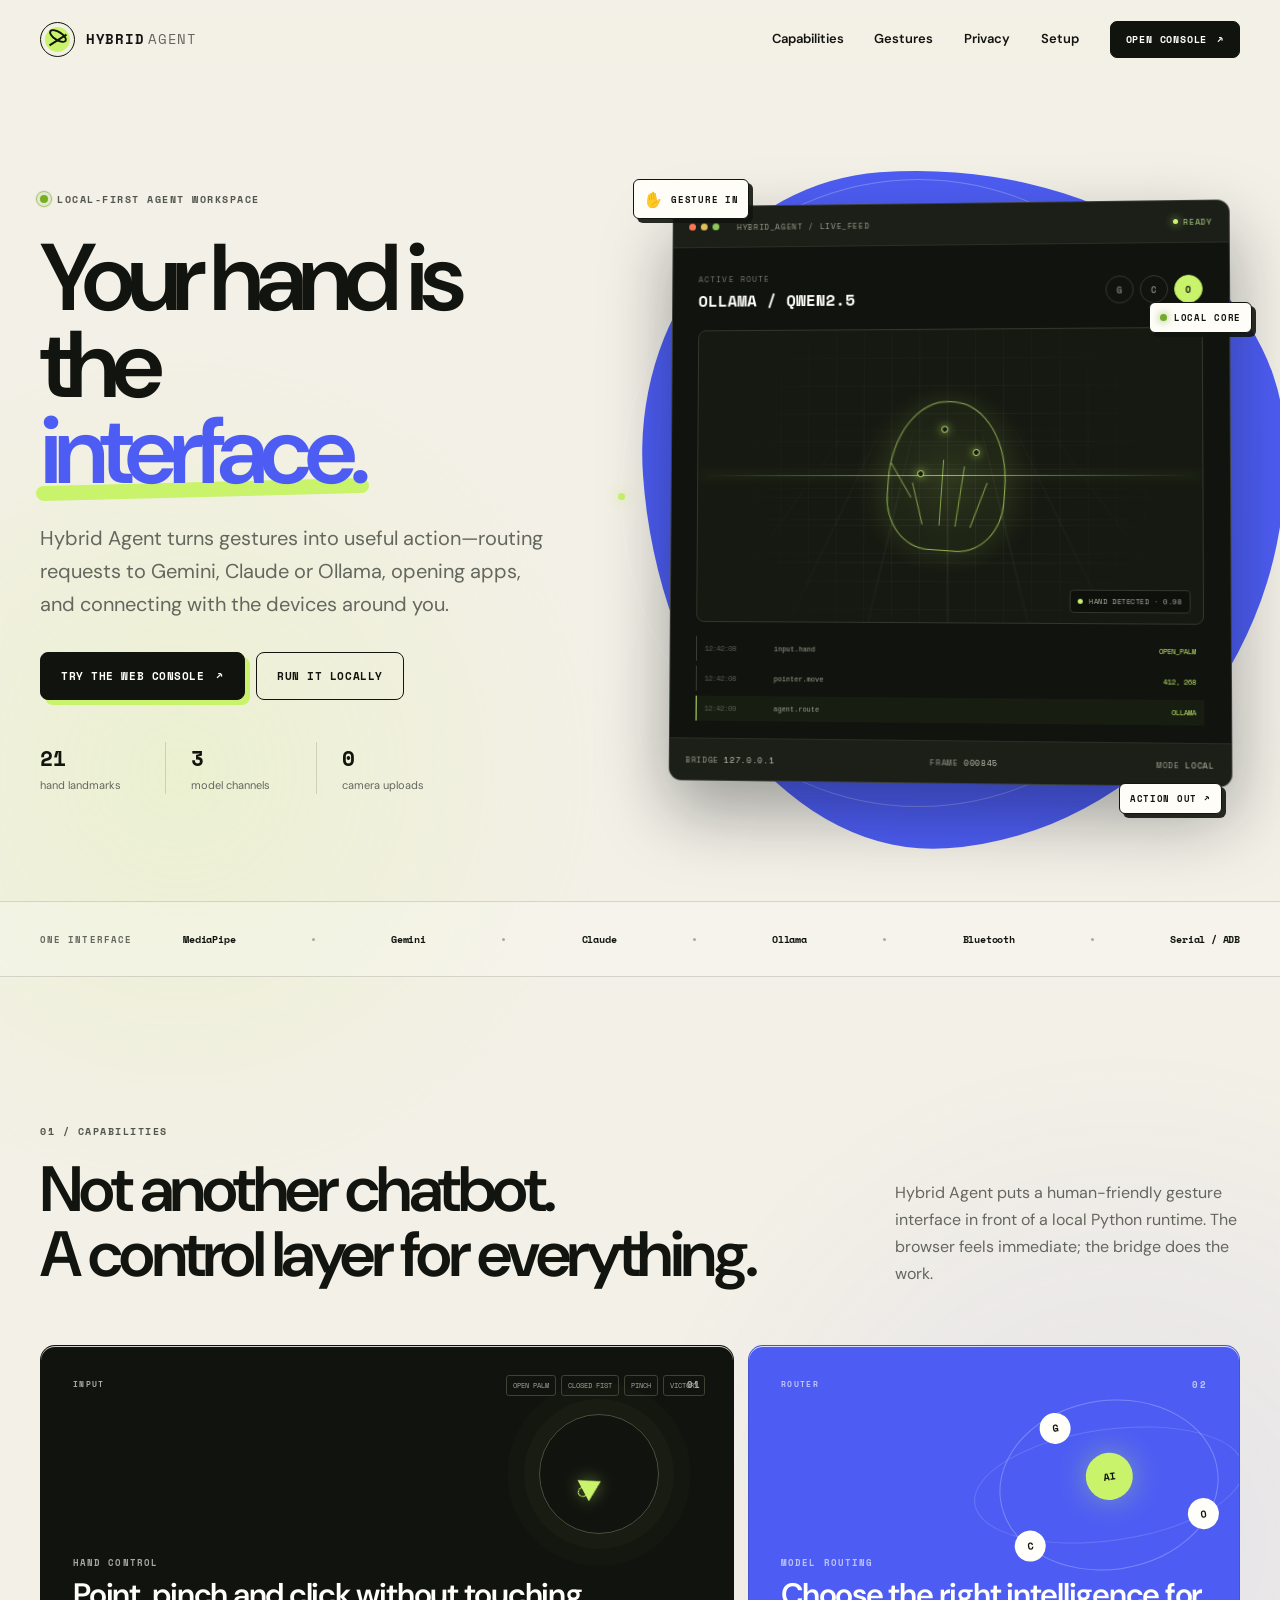
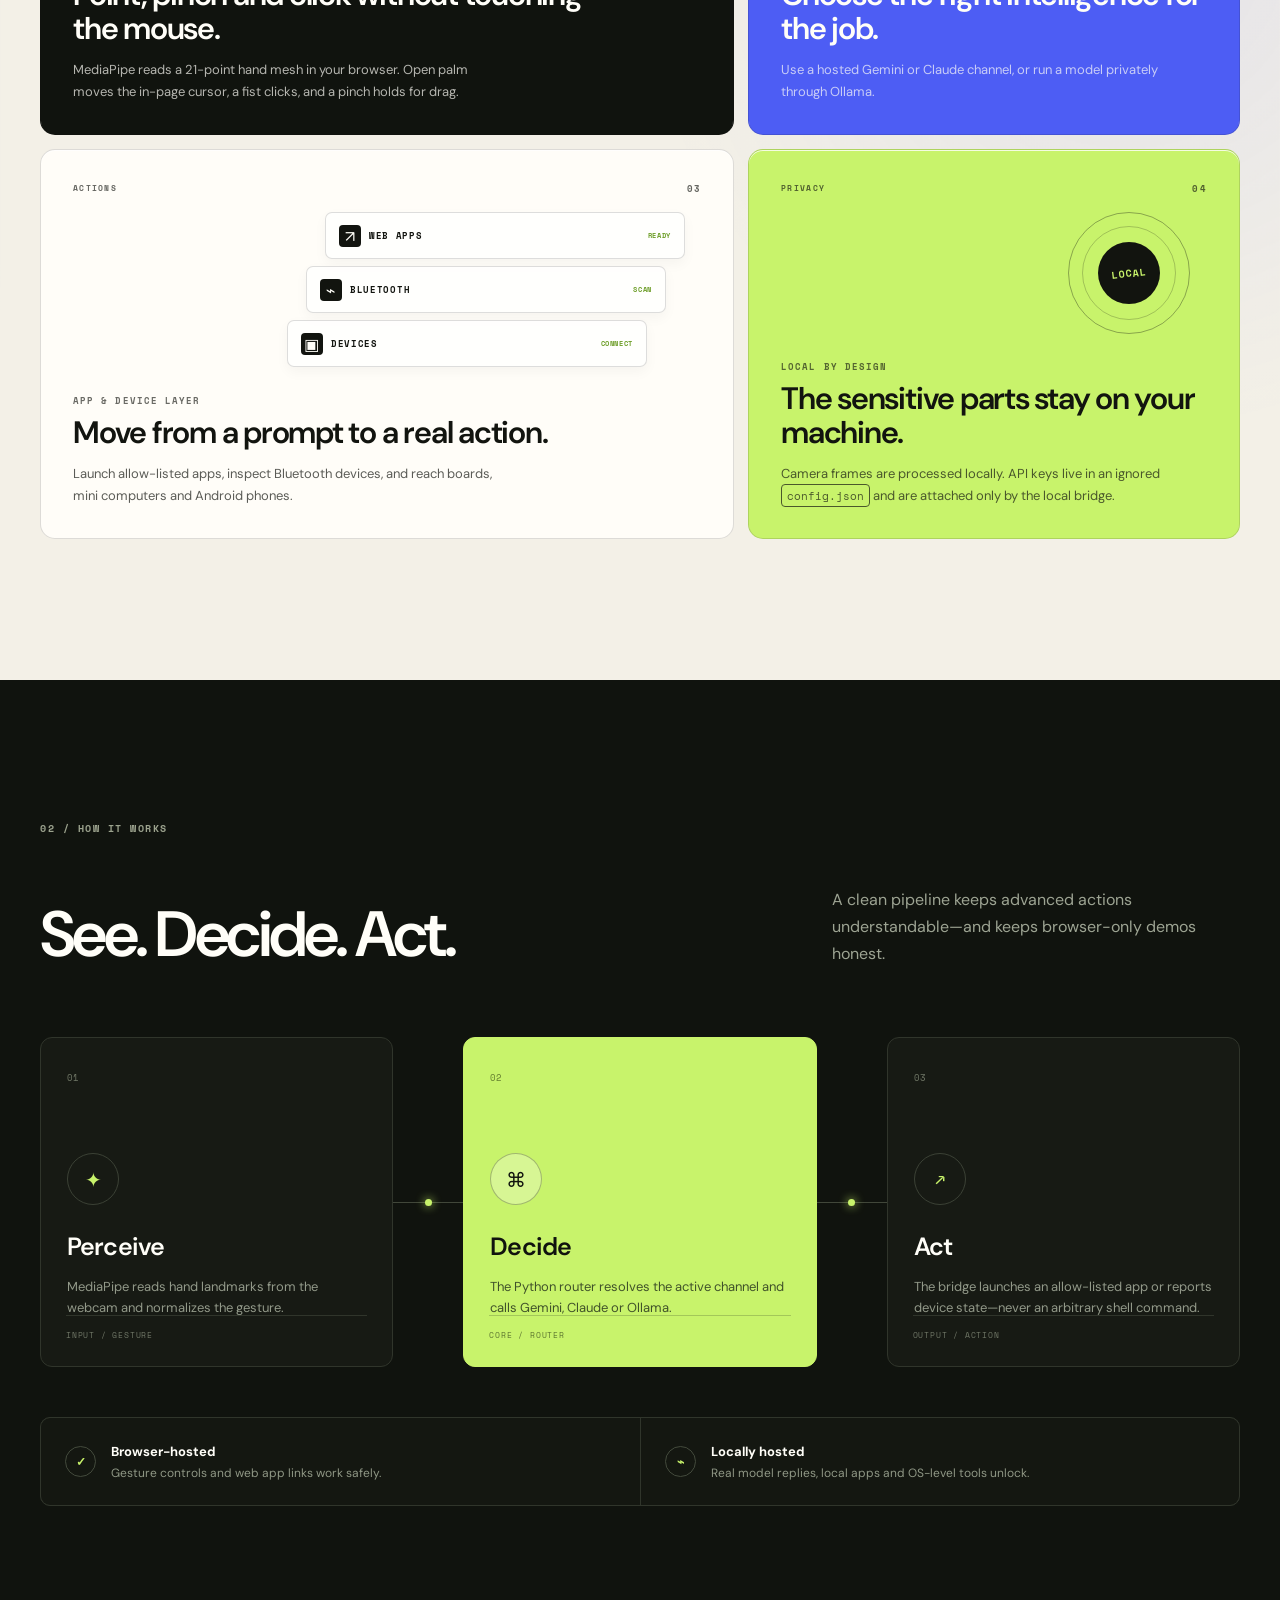
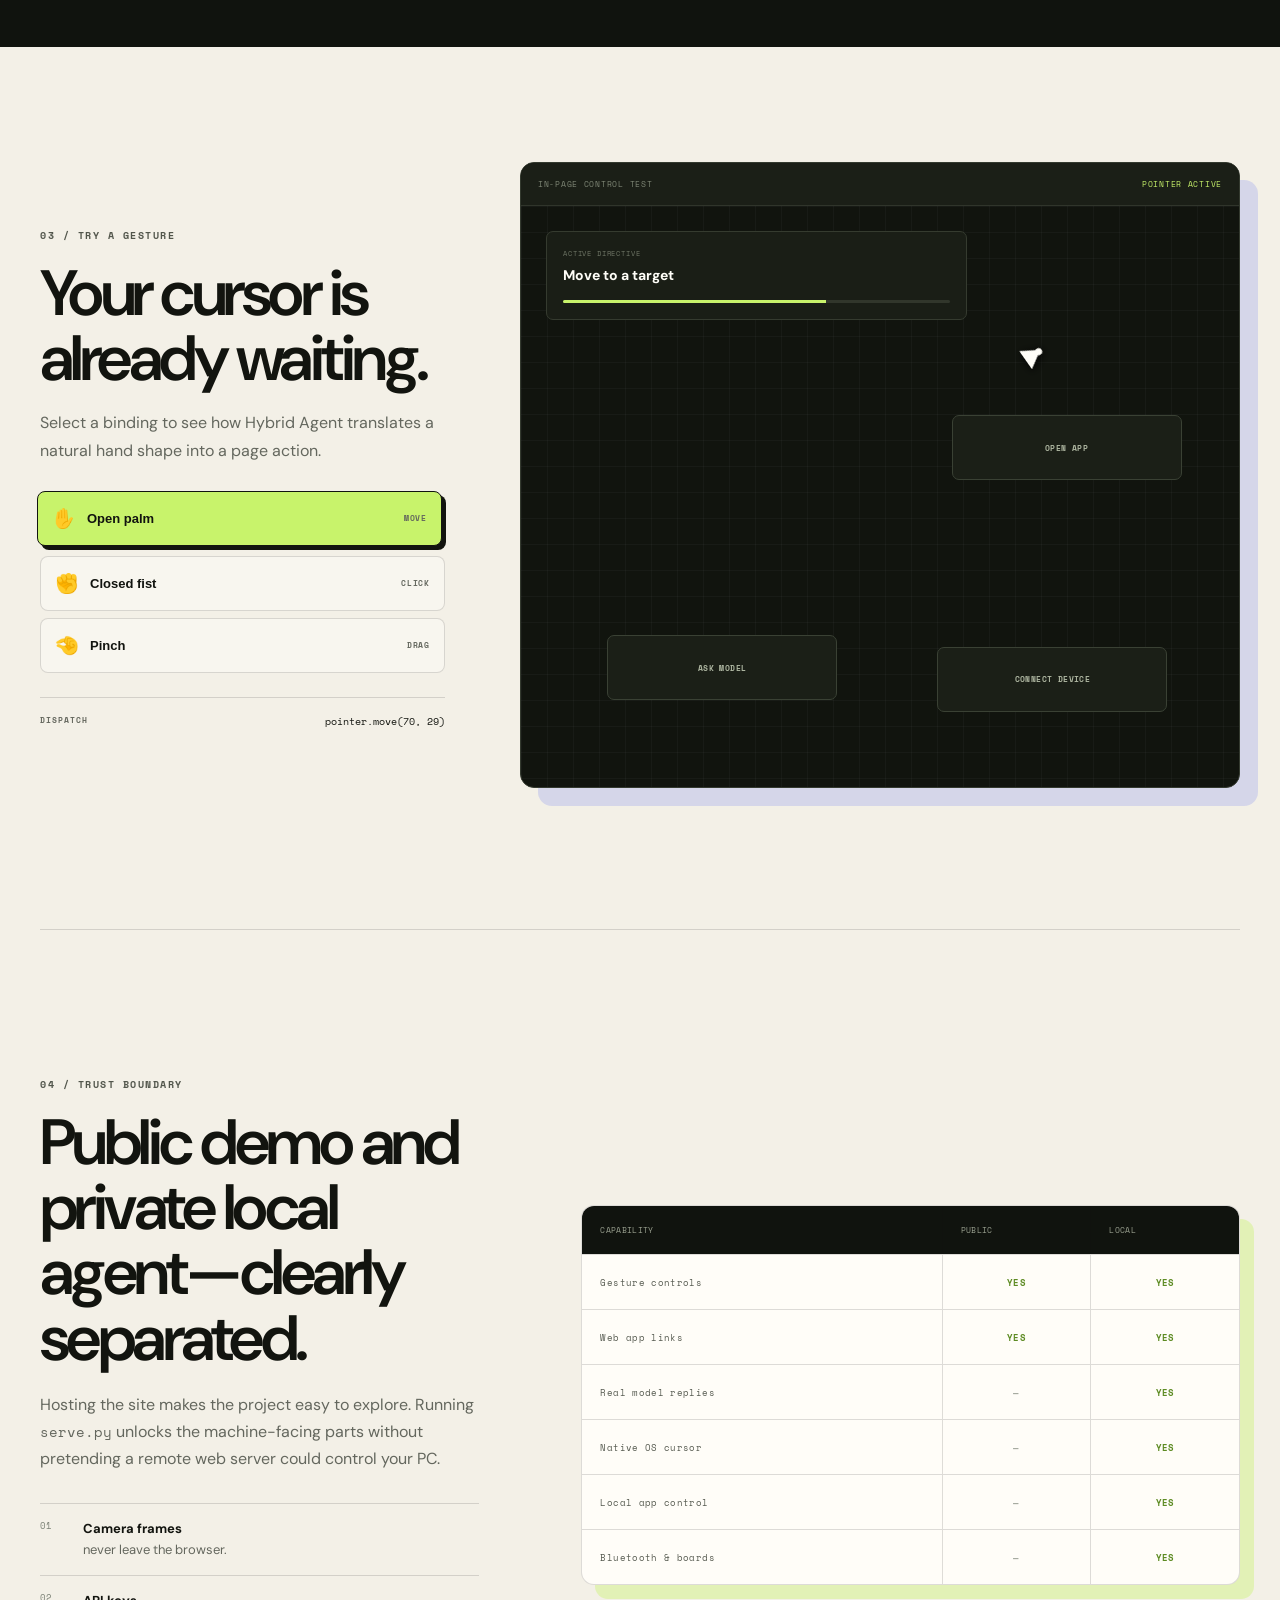
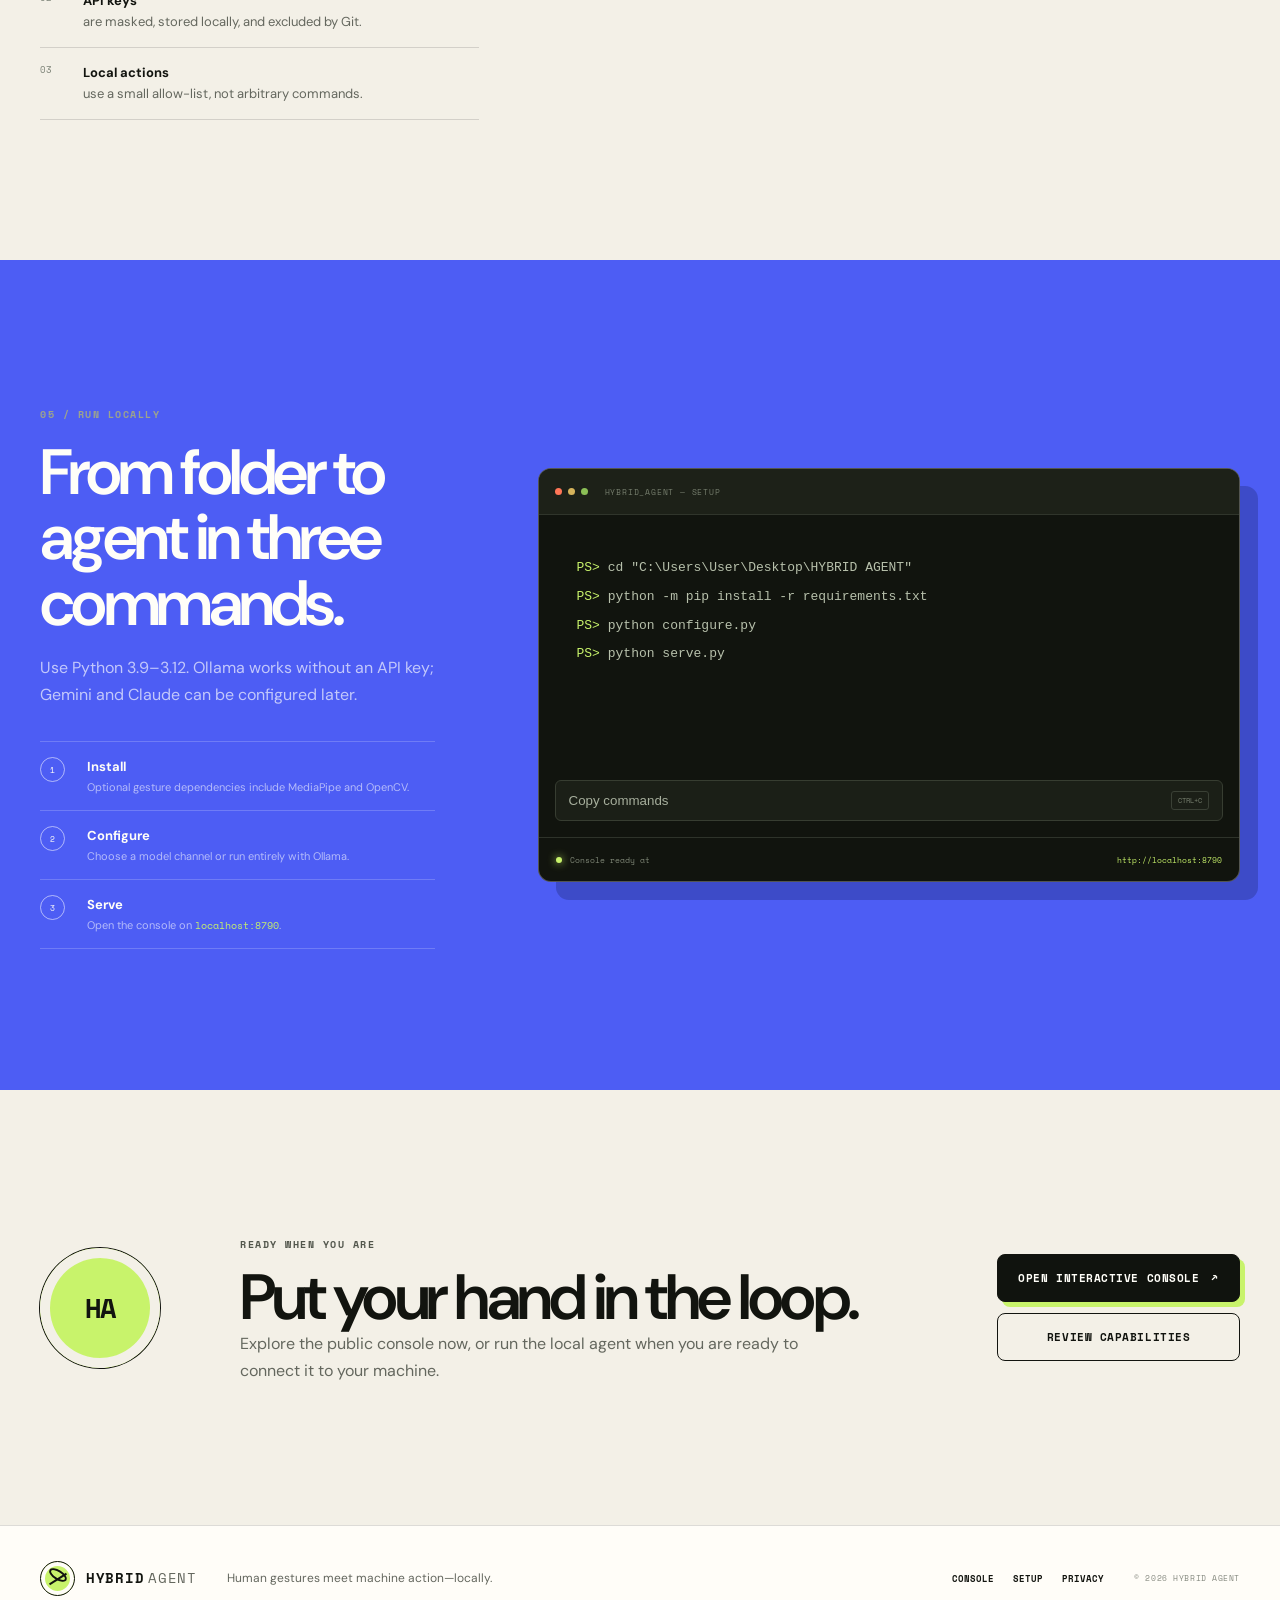
<file: hf_build/index.html>
<!doctype html>
<html lang="en" class="no-js">
<head>
  <meta charset="utf-8">
  <meta name="viewport" content="width=device-width, initial-scale=1">
  <meta name="theme-color" content="#f3f0e7">
  <meta name="description" content="Hybrid Agent is a local-first, gesture-controlled AI assistant that routes prompts across Gemini, Claude and Ollama, launches apps, and connects to Bluetooth and developer hardware.">
  <title>Hybrid Agent — Human gestures, machine action</title>
  <link rel="icon" href="favicon.svg" type="image/svg+xml">

  <meta property="og:type" content="website">
  <meta property="og:title" content="Hybrid Agent — Human gestures, machine action">
  <meta property="og:description" content="One local agent for gesture control, multi-model AI, app launching, Bluetooth and connected hardware.">

  <link rel="preconnect" href="https://fonts.googleapis.com">
  <link rel="preconnect" href="https://fonts.gstatic.com" crossorigin>
  <link href="https://fonts.googleapis.com/css2?family=DM+Sans:wght@400;500;600;700&family=Space+Mono:wght@400;700&display=swap" rel="stylesheet">
  <link rel="stylesheet" href="css/base.css">
  <link rel="stylesheet" href="css/home.css">
  <script>document.documentElement.classList.replace('no-js', 'js');</script>
</head>
<body class="landing">
  <a class="skip-link" href="#main">Skip to content</a>

  <header class="site-header" id="top">
    <nav class="nav shell" aria-label="Primary navigation">
      <a class="brand" href="#top" aria-label="Hybrid Agent home">
        <span class="brand-mark" aria-hidden="true">
          <span></span><span></span>
        </span>
        <span class="brand-name">HYBRID<span>AGENT</span></span>
      </a>

      <button class="menu-toggle" type="button" aria-expanded="false" aria-controls="nav-menu">
        <span></span><span></span>
        <span class="sr-only">Open navigation</span>
      </button>

      <div class="nav-menu" id="nav-menu">
        <a href="#capabilities">Capabilities</a>
        <a href="#gestures">Gestures</a>
        <a href="#privacy">Privacy</a>
        <a href="#setup">Setup</a>
        <a class="nav-cta" href="console.html">Open console <span aria-hidden="true">↗</span></a>
      </div>
    </nav>
  </header>

  <main id="main">
    <section class="hero shell" aria-labelledby="hero-title">
      <div class="hero-copy">
        <div class="eyebrow"><span class="status-dot"></span>Local-first agent workspace</div>
        <h1 id="hero-title">Your hand is the <em>interface.</em></h1>
        <p class="hero-lede">Hybrid Agent turns gestures into useful action—routing requests to Gemini, Claude or Ollama, opening apps, and connecting with the devices around you.</p>

        <div class="hero-actions">
          <a class="button button-primary" href="console.html">Try the web console <span aria-hidden="true">↗</span></a>
          <a class="button button-secondary" href="#setup">Run it locally</a>
        </div>

        <ul class="hero-facts" aria-label="Project highlights">
          <li><strong>21</strong><span>hand landmarks</span></li>
          <li><strong>3</strong><span>model channels</span></li>
          <li><strong>0</strong><span>camera uploads</span></li>
        </ul>
      </div>

      <div class="hero-visual" aria-label="Hybrid Agent activity preview">
        <div class="orbit orbit-one" aria-hidden="true"></div>
        <div class="orbit orbit-two" aria-hidden="true"></div>
        <span class="float-tag tag-input"><span class="mini-hand">✋</span> GESTURE IN</span>
        <span class="float-tag tag-local"><span class="mini-pulse"></span> LOCAL CORE</span>
        <span class="float-tag tag-output">ACTION OUT <span aria-hidden="true">↗</span></span>

        <div class="agent-window">
          <div class="window-bar">
            <div class="window-dots" aria-hidden="true"><i></i><i></i><i></i></div>
            <span>HYBRID_AGENT / LIVE_FEED</span>
            <span class="window-state"><i></i> READY</span>
          </div>

          <div class="window-body">
            <div class="agent-head">
              <div>
                <span class="mono-label">ACTIVE ROUTE</span>
                <strong id="hero-model">OLLAMA / QWEN2.5</strong>
              </div>
              <div class="route-pills" aria-label="Available model routes">
                <span>G</span><span>C</span><span class="active">O</span>
              </div>
            </div>

            <div class="gesture-stage" id="hero-gesture-stage">
              <div class="scan-line" aria-hidden="true"></div>
              <div class="tracking-grid" aria-hidden="true"></div>
              <div class="hand-outline" aria-hidden="true">
                <span class="joint j1"></span><span class="joint j2"></span><span class="joint j3"></span>
                <span class="hand-line l1"></span><span class="hand-line l2"></span><span class="hand-line l3"></span>
                <span class="hand-line l4"></span><span class="hand-line l5"></span>
              </div>
              <div class="tracking-label"><span></span> HAND DETECTED · 0.98</div>
            </div>

            <div class="event-stream" aria-label="Recent agent events">
              <div><span class="event-time">12:42:08</span><code>input.hand</code><b>OPEN_PALM</b></div>
              <div><span class="event-time">12:42:08</span><code>pointer.move</code><b>412, 268</b></div>
              <div class="event-highlight"><span class="event-time">12:42:09</span><code>agent.route</code><b>OLLAMA</b></div>
            </div>

            <div class="window-footer">
              <span>BRIDGE <b>127.0.0.1</b></span>
              <span>FRAME <b id="hero-frame">000842</b></span>
              <span>MODE <b>LOCAL</b></span>
            </div>
          </div>
        </div>
      </div>
    </section>

    <section class="signal-strip" aria-label="Supported technologies">
      <div class="shell signal-inner">
        <span>ONE INTERFACE</span>
        <div class="signal-list">
          <b>MediaPipe</b><i></i><b>Gemini</b><i></i><b>Claude</b><i></i><b>Ollama</b><i></i><b>Bluetooth</b><i></i><b>Serial / ADB</b>
        </div>
      </div>
    </section>

    <section class="section shell" id="capabilities" aria-labelledby="cap-title">
      <div class="section-heading reveal">
        <div>
          <span class="section-number">01 / CAPABILITIES</span>
          <h2 id="cap-title">Not another chatbot.<br>A control layer for everything.</h2>
        </div>
        <p>Hybrid Agent puts a human-friendly gesture interface in front of a local Python runtime. The browser feels immediate; the bridge does the work.</p>
      </div>

      <div class="capability-grid">
        <article class="cap-card cap-card-wide gesture-card reveal">
          <div class="card-topline"><span>INPUT</span><span class="card-index">01</span></div>
          <div class="gesture-illustration" aria-hidden="true">
            <span class="gesture-cursor"></span>
            <span class="gesture-ring"></span>
          </div>
          <div class="card-copy">
            <span class="card-kicker">HAND CONTROL</span>
            <h3>Point, pinch and click without touching the mouse.</h3>
            <p>MediaPipe reads a 21-point hand mesh in your browser. Open palm moves the in-page cursor, a fist clicks, and a pinch holds for drag.</p>
          </div>
          <div class="tag-row"><span>OPEN PALM</span><span>CLOSED FIST</span><span>PINCH</span><span>VICTORY</span></div>
        </article>

        <article class="cap-card model-card reveal">
          <div class="card-topline"><span>ROUTER</span><span class="card-index">02</span></div>
          <div class="model-orbit" aria-hidden="true">
            <span class="orbit-core">AI</span>
            <span class="model-node node-a">G</span>
            <span class="model-node node-b">C</span>
            <span class="model-node node-c">O</span>
          </div>
          <div class="card-copy">
            <span class="card-kicker">MODEL ROUTING</span>
            <h3>Choose the right intelligence for the job.</h3>
            <p>Use a hosted Gemini or Claude channel, or run a model privately through Ollama.</p>
          </div>
        </article>

        <article class="cap-card action-card reveal">
          <div class="card-topline"><span>ACTIONS</span><span class="card-index">03</span></div>
          <div class="action-stack" aria-hidden="true">
            <div><span>↗</span><b>WEB APPS</b><small>READY</small></div>
            <div><span>⌁</span><b>BLUETOOTH</b><small>SCAN</small></div>
            <div><span>▣</span><b>DEVICES</b><small>CONNECT</small></div>
          </div>
          <div class="card-copy">
            <span class="card-kicker">APP &amp; DEVICE LAYER</span>
            <h3>Move from a prompt to a real action.</h3>
            <p>Launch allow-listed apps, inspect Bluetooth devices, and reach boards, mini computers and Android phones.</p>
          </div>
        </article>

        <article class="cap-card privacy-card reveal">
          <div class="card-topline"><span>PRIVACY</span><span class="card-index">04</span></div>
          <div class="privacy-mark" aria-hidden="true"><span>LOCAL</span></div>
          <div class="card-copy">
            <span class="card-kicker">LOCAL BY DESIGN</span>
            <h3>The sensitive parts stay on your machine.</h3>
            <p>Camera frames are processed locally. API keys live in an ignored <code>config.json</code> and are attached only by the local bridge.</p>
          </div>
        </article>
      </div>
    </section>

    <section class="flow-section" id="how-it-works" aria-labelledby="flow-title">
      <div class="shell">
        <div class="flow-heading reveal">
          <span class="section-number light">02 / HOW IT WORKS</span>
          <h2 id="flow-title">See. Decide. Act.</h2>
          <p>A clean pipeline keeps advanced actions understandable—and keeps browser-only demos honest.</p>
        </div>

        <div class="flow-line" aria-label="Hybrid Agent processing pipeline">
          <article class="flow-step reveal">
            <span class="flow-number">01</span>
            <div class="flow-icon">✦</div>
            <h3>Perceive</h3>
            <p>MediaPipe reads hand landmarks from the webcam and normalizes the gesture.</p>
            <code>INPUT / GESTURE</code>
          </article>
          <div class="flow-connector" aria-hidden="true"><span></span></div>
          <article class="flow-step flow-step-accent reveal">
            <span class="flow-number">02</span>
            <div class="flow-icon">⌘</div>
            <h3>Decide</h3>
            <p>The Python router resolves the active channel and calls Gemini, Claude or Ollama.</p>
            <code>CORE / ROUTER</code>
          </article>
          <div class="flow-connector" aria-hidden="true"><span></span></div>
          <article class="flow-step reveal">
            <span class="flow-number">03</span>
            <div class="flow-icon">↗</div>
            <h3>Act</h3>
            <p>The bridge launches an allow-listed app or reports device state—never an arbitrary shell command.</p>
            <code>OUTPUT / ACTION</code>
          </article>
        </div>

        <div class="truth-strip reveal">
          <div><span class="truth-icon">✓</span><p><strong>Browser-hosted</strong>Gesture controls and web app links work safely.</p></div>
          <div><span class="truth-icon">⌁</span><p><strong>Locally hosted</strong>Real model replies, local apps and OS-level tools unlock.</p></div>
        </div>
      </div>
    </section>

    <section class="section shell gesture-lab-section" id="gestures" aria-labelledby="gesture-title">
      <div class="gesture-lab reveal">
        <div class="lab-copy">
          <span class="section-number">03 / TRY A GESTURE</span>
          <h2 id="gesture-title">Your cursor is already waiting.</h2>
          <p>Select a binding to see how Hybrid Agent translates a natural hand shape into a page action.</p>

          <div class="gesture-controls" role="group" aria-label="Choose a gesture demo">
            <button type="button" class="gesture-button active" data-gesture="move" data-target="target-a">
              <span aria-hidden="true">✋</span><b>Open palm</b><small>MOVE</small>
            </button>
            <button type="button" class="gesture-button" data-gesture="click" data-target="target-b">
              <span aria-hidden="true">✊</span><b>Closed fist</b><small>CLICK</small>
            </button>
            <button type="button" class="gesture-button" data-gesture="drag" data-target="target-c">
              <span aria-hidden="true">🤏</span><b>Pinch</b><small>DRAG</small>
            </button>
          </div>

          <div class="gesture-readout" aria-live="polite">
            <span>DISPATCH</span>
            <code id="gesture-output">pointer.move(70, 29)</code>
          </div>
        </div>

        <div class="gesture-demo" id="gesture-demo" style="--cursor-x:70%;--cursor-y:29%">
          <div class="demo-topbar"><span>IN-PAGE CONTROL TEST</span><span id="demo-state">POINTER ACTIVE</span></div>
          <div class="demo-content">
            <div class="demo-panel">
              <span class="demo-label">ACTIVE DIRECTIVE</span>
              <strong id="demo-directive">Move to a target</strong>
              <div class="progress"><i></i></div>
            </div>
            <button type="button" class="demo-target target-a">OPEN APP</button>
            <button type="button" class="demo-target target-b">ASK MODEL</button>
            <button type="button" class="demo-target target-c">CONNECT DEVICE</button>
          </div>
          <div class="demo-cursor" aria-hidden="true"><span></span></div>
          <div class="demo-toast" id="demo-toast">TARGET ACQUIRED</div>
        </div>
      </div>
    </section>

    <section class="section shell boundary-section" id="privacy" aria-labelledby="privacy-title">
      <div class="boundary-grid">
        <div class="boundary-copy reveal">
          <span class="section-number">04 / TRUST BOUNDARY</span>
          <h2 id="privacy-title">Public demo and private local agent—clearly separated.</h2>
          <p>Hosting the site makes the project easy to explore. Running <code>serve.py</code> unlocks the machine-facing parts without pretending a remote web server could control your PC.</p>
          <ul class="privacy-list">
            <li><span>01</span><p><b>Camera frames</b> never leave the browser.</p></li>
            <li><span>02</span><p><b>API keys</b> are masked, stored locally, and excluded by Git.</p></li>
            <li><span>03</span><p><b>Local actions</b> use a small allow-list, not arbitrary commands.</p></li>
          </ul>
        </div>

        <div class="mode-table reveal" role="table" aria-label="Hosted and local feature comparison">
          <div class="table-row table-head" role="row">
            <span role="columnheader">CAPABILITY</span><span role="columnheader">PUBLIC</span><span role="columnheader">LOCAL</span>
          </div>
          <div class="table-row" role="row"><span role="cell">Gesture controls</span><b class="yes">YES</b><b class="yes">YES</b></div>
          <div class="table-row" role="row"><span role="cell">Web app links</span><b class="yes">YES</b><b class="yes">YES</b></div>
          <div class="table-row" role="row"><span role="cell">Real model replies</span><b class="no">—</b><b class="yes">YES</b></div>
          <div class="table-row" role="row"><span role="cell">Native OS cursor</span><b class="no">—</b><b class="yes">YES</b></div>
          <div class="table-row" role="row"><span role="cell">Local app control</span><b class="no">—</b><b class="yes">YES</b></div>
          <div class="table-row" role="row"><span role="cell">Bluetooth &amp; boards</span><b class="no">—</b><b class="yes">YES</b></div>
        </div>
      </div>
    </section>

    <section class="setup-section" id="setup" aria-labelledby="setup-title">
      <div class="shell setup-grid">
        <div class="setup-copy reveal">
          <span class="section-number light">05 / RUN LOCALLY</span>
          <h2 id="setup-title">From folder to agent in three commands.</h2>
          <p>Use Python 3.9–3.12. Ollama works without an API key; Gemini and Claude can be configured later.</p>
          <ol class="setup-steps">
            <li><span>1</span><p><b>Install</b><small>Optional gesture dependencies include MediaPipe and OpenCV.</small></p></li>
            <li><span>2</span><p><b>Configure</b><small>Choose a model channel or run entirely with Ollama.</small></p></li>
            <li><span>3</span><p><b>Serve</b><small>Open the console on <code>localhost:8790</code>.</small></p></li>
          </ol>
        </div>

        <div class="terminal-card reveal">
          <div class="terminal-head"><span></span><span></span><span></span><b>HYBRID_AGENT — SETUP</b></div>
          <pre><code id="setup-command"><span class="prompt">PS&gt;</span> cd "C:\Users\User\Desktop\HYBRID AGENT"
<span class="prompt">PS&gt;</span> python -m pip install -r requirements.txt
<span class="prompt">PS&gt;</span> python configure.py
<span class="prompt">PS&gt;</span> python serve.py</code></pre>
          <button class="copy-button" type="button" id="copy-command"><span>Copy commands</span><b>CTRL+C</b></button>
          <div class="terminal-result"><i></i><span>Console ready at</span><code>http://localhost:8790</code></div>
        </div>
      </div>
    </section>

    <section class="section shell final-cta reveal" aria-labelledby="cta-title">
      <div class="cta-mark" aria-hidden="true"><span>HA</span></div>
      <div>
        <span class="section-number">READY WHEN YOU ARE</span>
        <h2 id="cta-title">Put your hand in the loop.</h2>
        <p>Explore the public console now, or run the local agent when you are ready to connect it to your machine.</p>
      </div>
      <div class="cta-actions">
        <a class="button button-primary" href="console.html">Open interactive console <span aria-hidden="true">↗</span></a>
        <a class="button button-secondary" href="#capabilities">Review capabilities</a>
      </div>
    </section>
  </main>

  <footer class="site-footer">
    <div class="shell footer-inner">
      <a class="brand footer-brand" href="#top">
        <span class="brand-mark" aria-hidden="true"><span></span><span></span></span>
        <span class="brand-name">HYBRID<span>AGENT</span></span>
      </a>
      <p>Human gestures meet machine action—locally.</p>
      <div class="footer-links"><a href="console.html">Console</a><a href="#setup">Setup</a><a href="#privacy">Privacy</a></div>
      <span class="copyright">© <span id="year">2026</span> HYBRID AGENT</span>
    </div>
  </footer>

  <script src="js/home.js"></script>
</body>
</html>
</file>
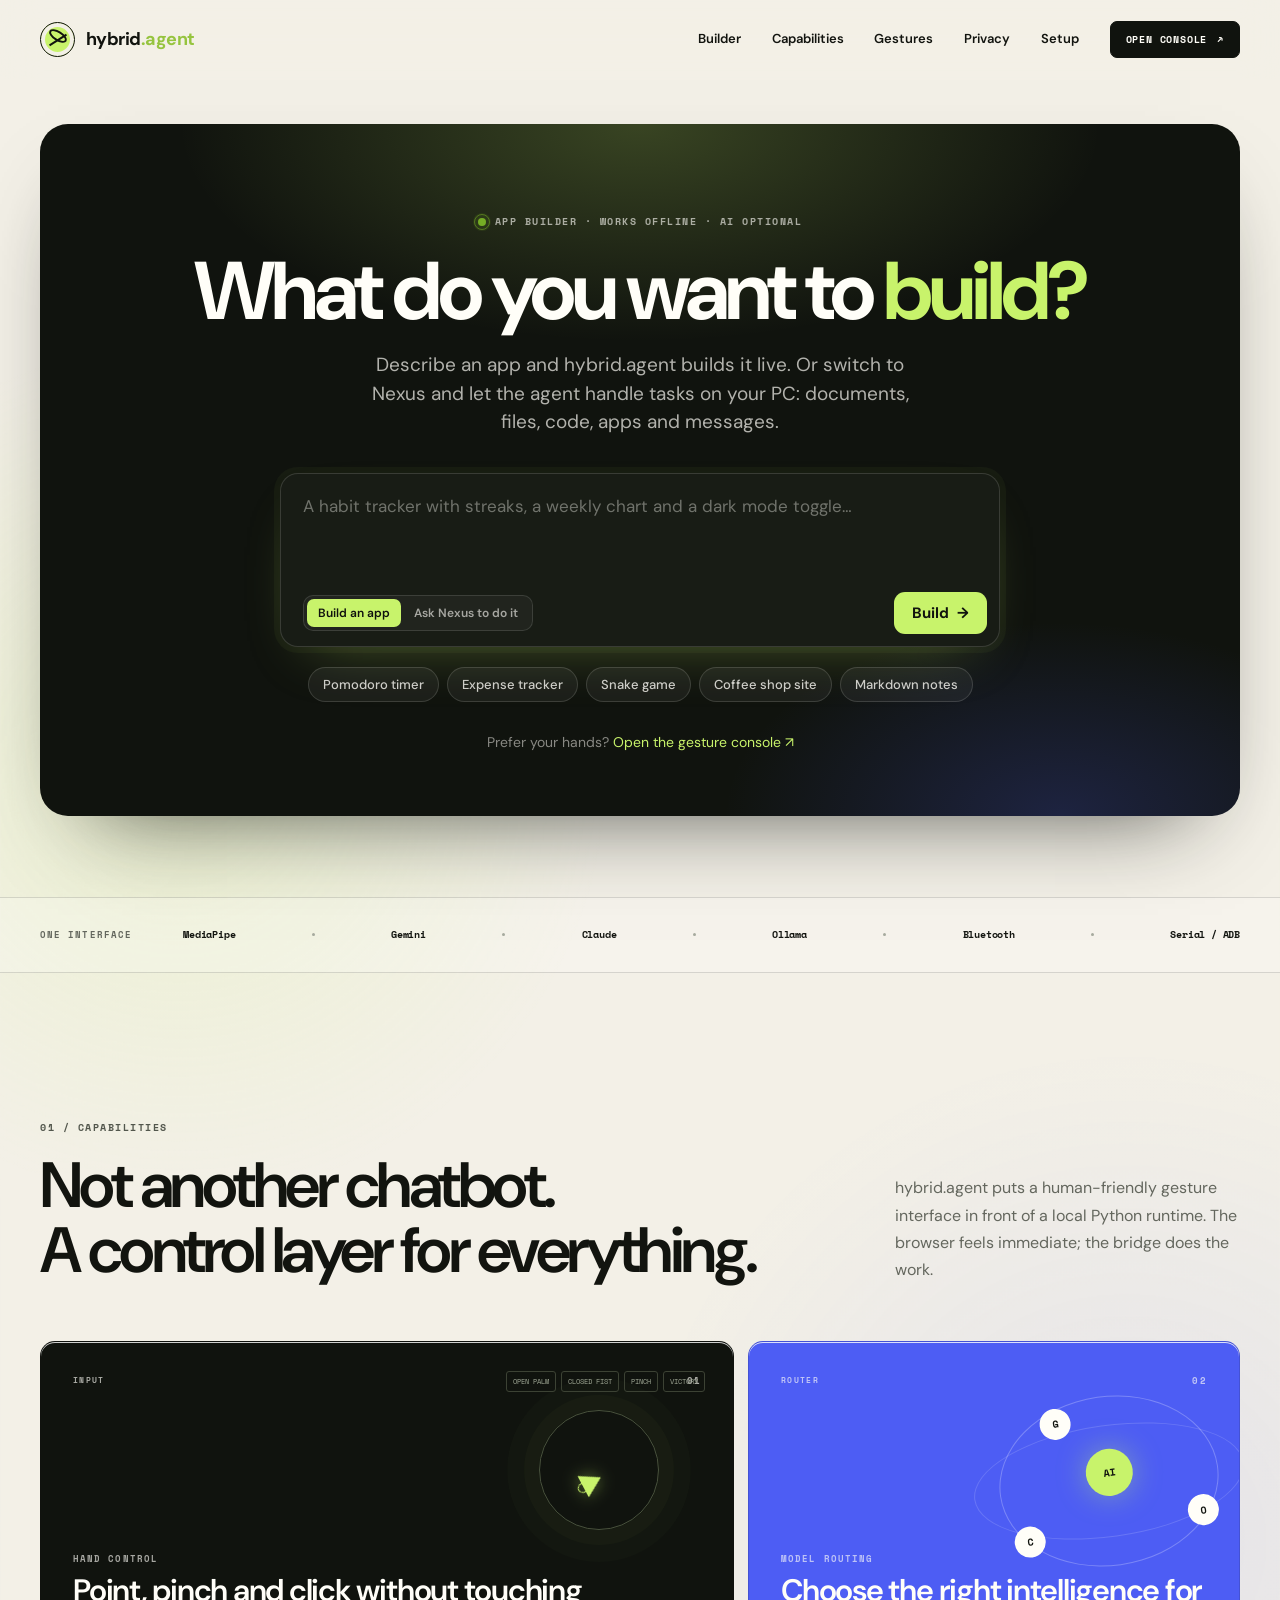
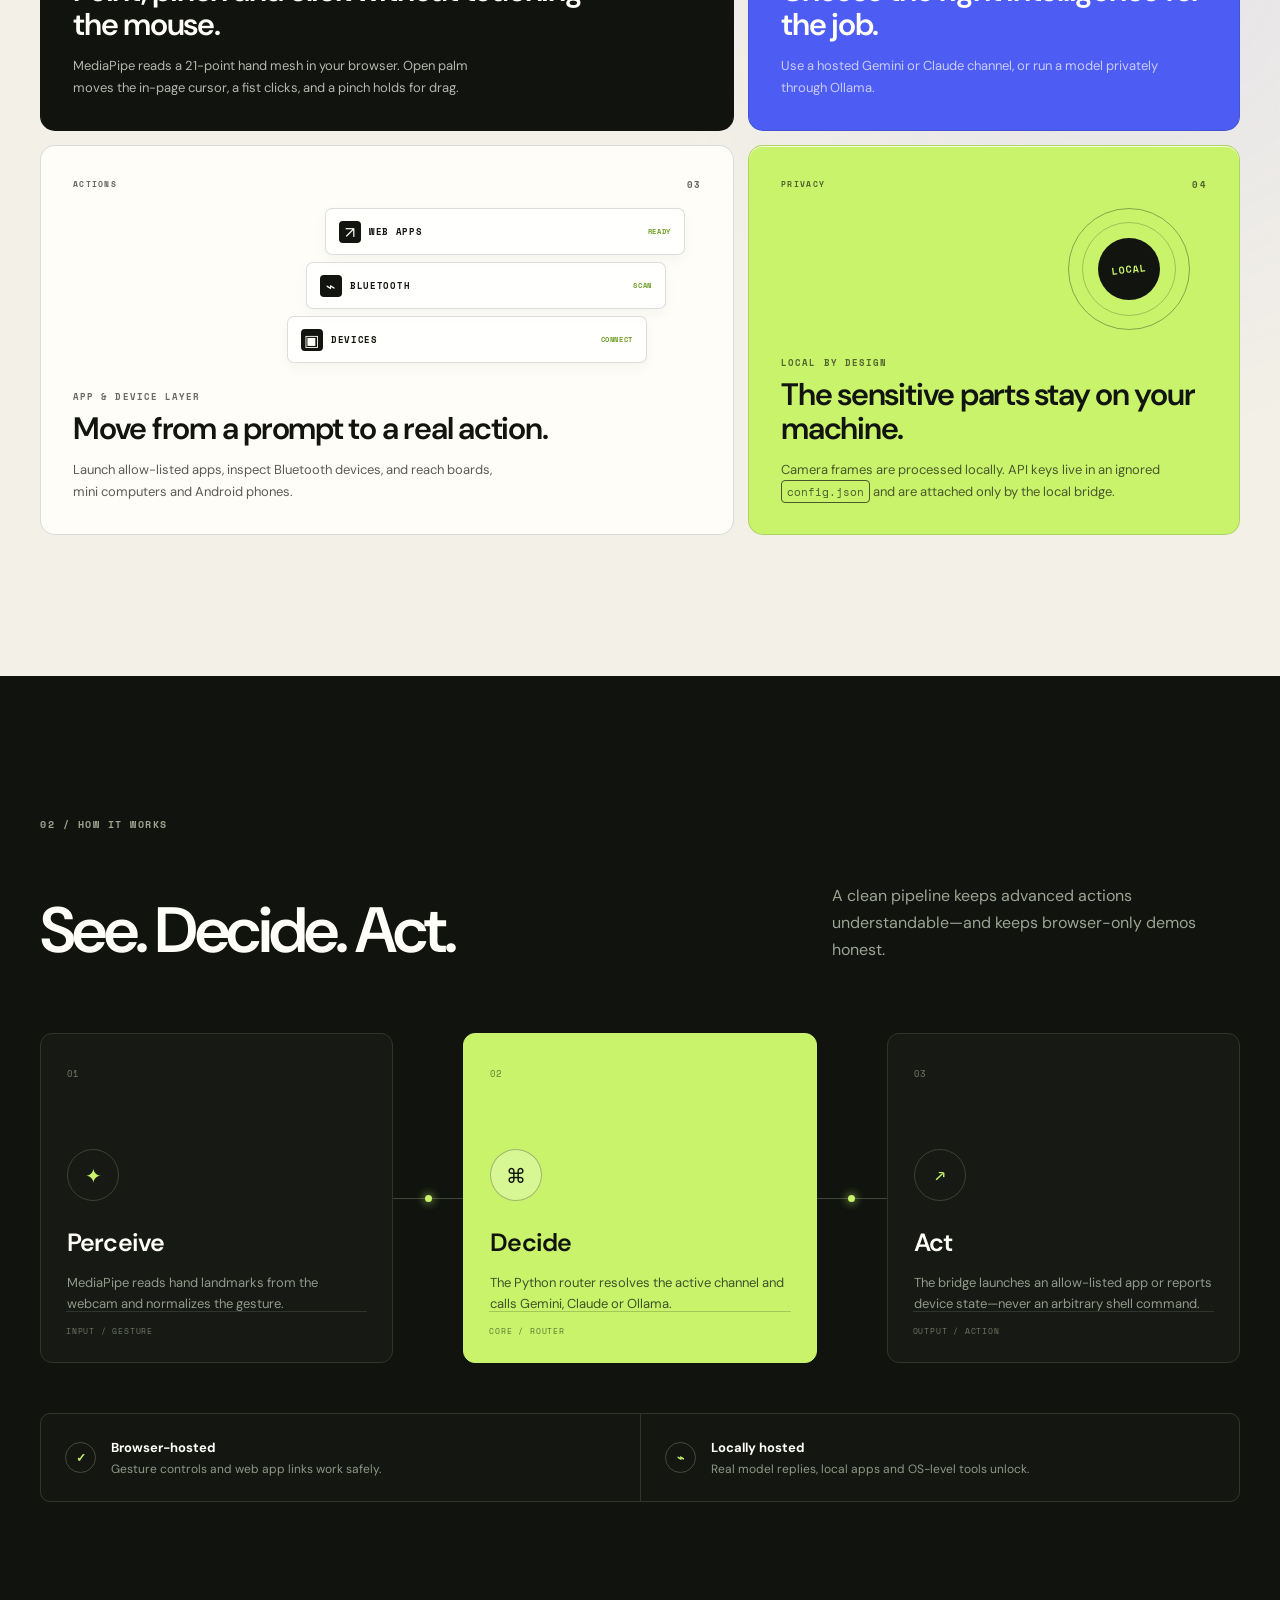
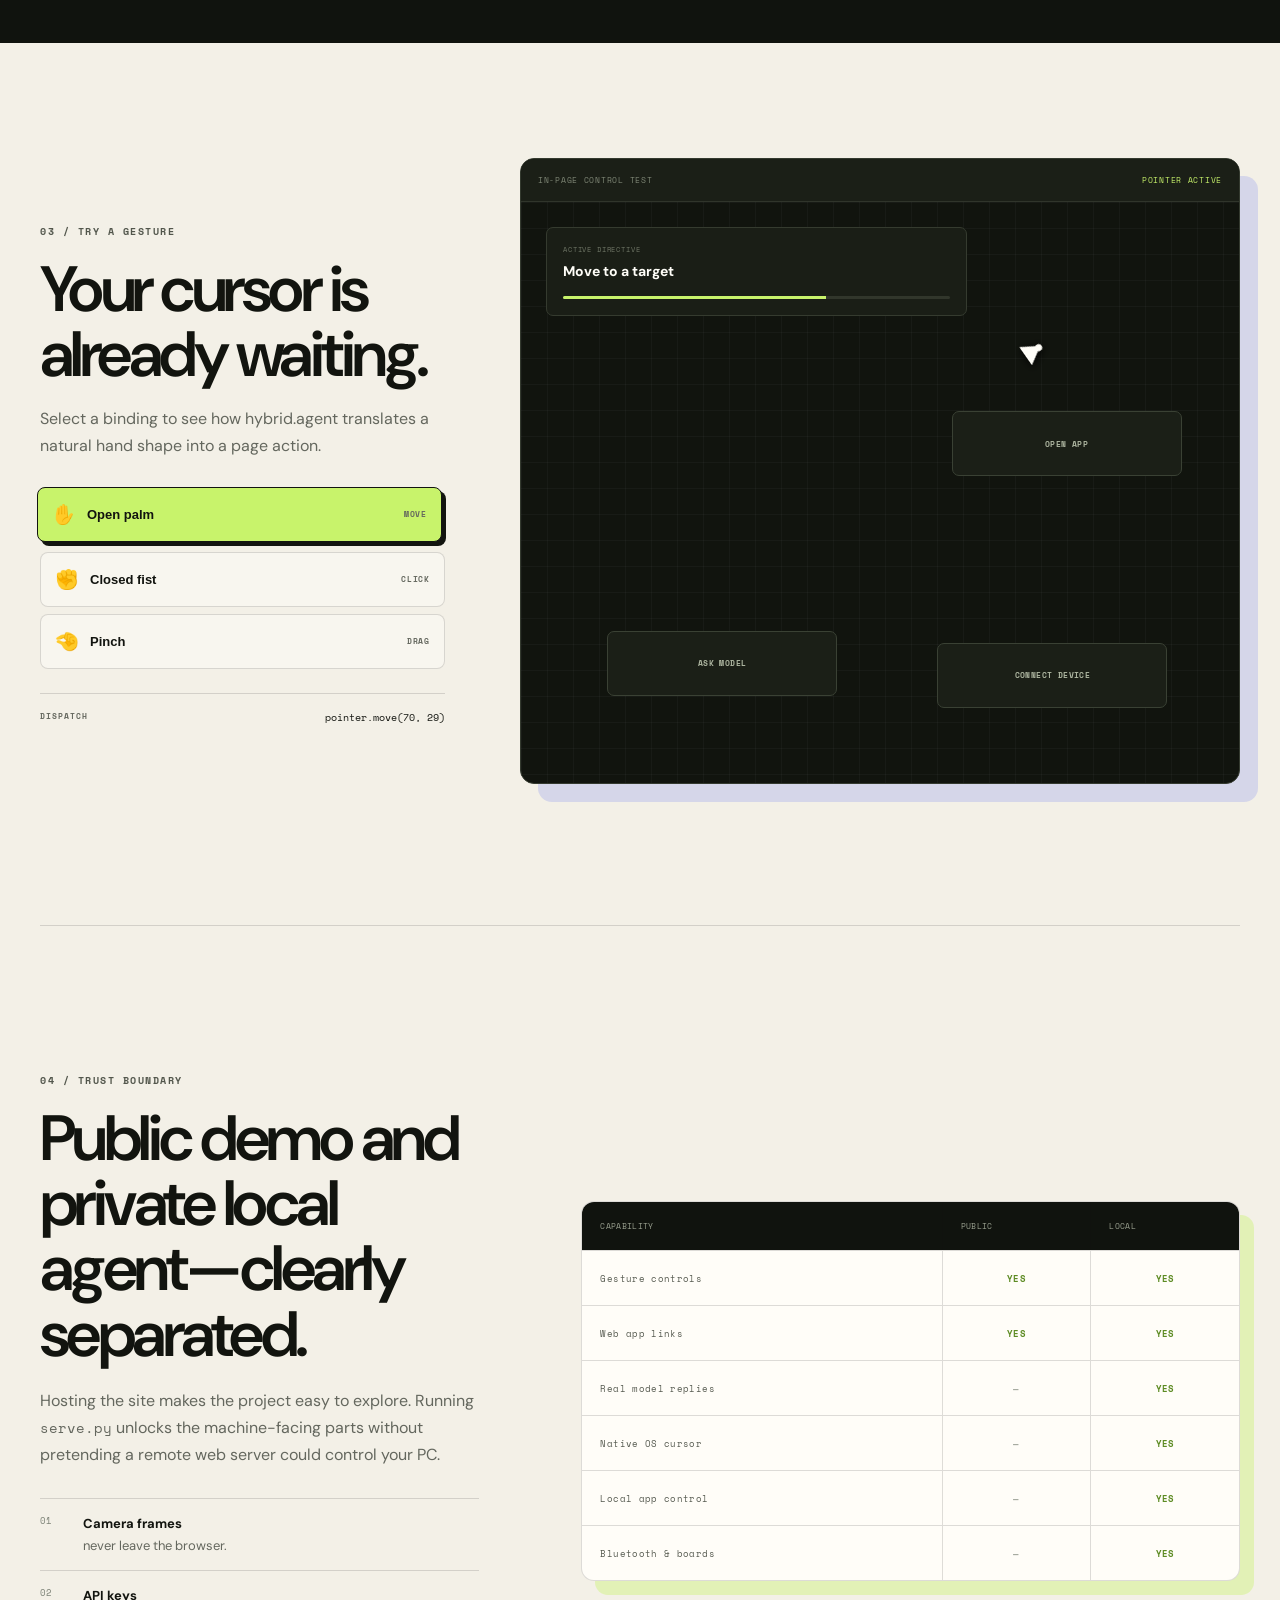
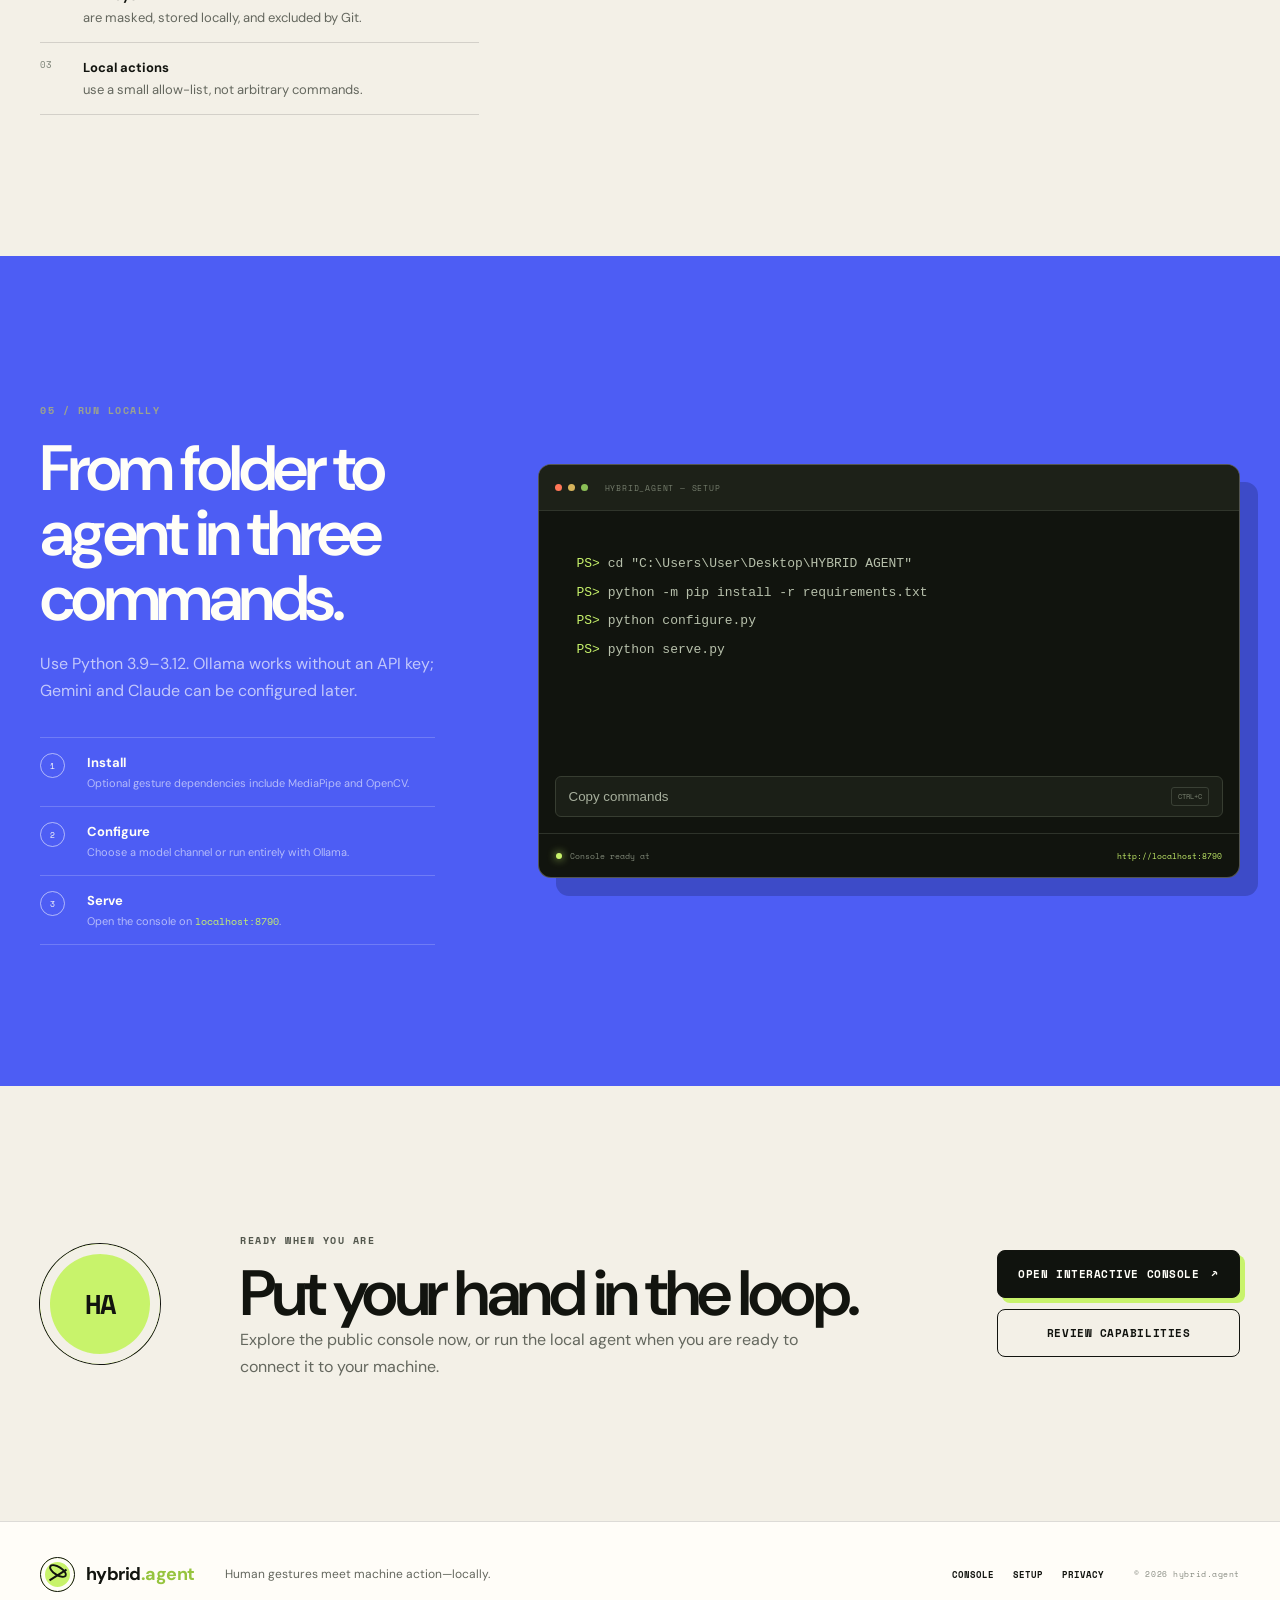
<file: site/index.html>
<!doctype html>
<html lang="en" class="no-js">
<head>
  <meta charset="utf-8">
  <meta name="viewport" content="width=device-width, initial-scale=1">
  <meta name="theme-color" content="#f3f0e7">
  <meta name="description" content="hybrid.agent is a local-first, gesture-controlled AI assistant that routes prompts across Gemini, Claude and Ollama, launches apps, and connects to Bluetooth and developer hardware.">
  <title>hybrid.agent — build apps, run your PC</title>
  <link rel="icon" href="favicon.svg" type="image/svg+xml">

  <meta property="og:type" content="website">
  <meta property="og:title" content="hybrid.agent — build apps, run your PC">
  <meta property="og:description" content="One local agent for gesture control, multi-model AI, app launching, Bluetooth and connected hardware.">

  <link rel="preconnect" href="https://fonts.googleapis.com">
  <link rel="preconnect" href="https://fonts.gstatic.com" crossorigin>
  <link href="https://fonts.googleapis.com/css2?family=DM+Sans:wght@400;500;600;700&family=Space+Mono:wght@400;700&display=swap" rel="stylesheet">
  <link rel="stylesheet" href="css/base.css">
  <link rel="stylesheet" href="css/home.css">
  <script>document.documentElement.classList.replace('no-js', 'js');</script>
</head>
<body class="landing">
  <a class="skip-link" href="#main">Skip to content</a>

  <header class="site-header" id="top">
    <nav class="nav shell" aria-label="Primary navigation">
      <a class="brand" href="#top" aria-label="hybrid.agent home">
        <span class="brand-mark" aria-hidden="true">
          <span></span><span></span>
        </span>
        <span class="brand-name">hybrid<span>.agent</span></span>
      </a>

      <button class="menu-toggle" type="button" aria-expanded="false" aria-controls="nav-menu">
        <span></span><span></span>
        <span class="sr-only">Open navigation</span>
      </button>

      <div class="nav-menu" id="nav-menu">
        <a href="build.html">Builder</a>
        <a href="#capabilities">Capabilities</a>
        <a href="#gestures">Gestures</a>
        <a href="#privacy">Privacy</a>
        <a href="#setup">Setup</a>
        <a class="nav-cta" href="console.html">Open console <span aria-hidden="true">↗</span></a>
      </div>
    </nav>
  </header>

  <main id="main">
    <section class="build-hero shell" aria-labelledby="hero-title">
      <div class="build-card">
        <div class="build-glow" aria-hidden="true"></div>
        <div class="eyebrow build-eyebrow"><span class="status-dot"></span>App builder &middot; works offline &middot; AI optional</div>
        <h1 id="hero-title">What do you want to <em>build?</em></h1>
        <p class="build-lede">Describe an app and hybrid.agent builds it live. Or switch to Nexus and let the agent handle tasks on your PC: documents, files, code, apps and messages.</p>

        <form class="build-form" id="hero-build" action="build.html" method="get">
          <label class="sr-only" for="hero-prompt">Describe the app you want</label>
          <textarea id="hero-prompt" name="prompt" rows="3" required
            placeholder="A habit tracker with streaks, a weekly chart and a dark mode toggle&hellip;"></textarea>
          <div class="build-form-bar">
            <fieldset class="build-modes">
              <legend class="sr-only">Mode</legend>
              <label><input type="radio" name="mode" value="build" checked><span>Build an app</span></label>
              <label><input type="radio" name="mode" value="agent"><span>Ask Nexus to do it</span></label>
            </fieldset>
            <button class="build-send" type="submit" aria-label="Build it">Build <span aria-hidden="true">&rarr;</span></button>
          </div>
        </form>

        <div class="build-chips" aria-label="Example ideas">
          <button type="button" data-prompt="A pomodoro timer with a circular progress ring, sound on finish and a session counter">Pomodoro timer</button>
          <button type="button" data-prompt="An expense tracker: add expenses with a category, see totals and a pie chart by category">Expense tracker</button>
          <button type="button" data-prompt="A playable snake game with arrow keys and swipe controls, score and high score">Snake game</button>
          <button type="button" data-prompt="A landing page for a small neighbourhood coffee shop with menu, hours and a map section">Coffee shop site</button>
          <button type="button" data-prompt="A markdown notes app with a list of notes, live preview and search">Markdown notes</button>
        </div>

        <p class="build-alt">Prefer your hands? <a href="console.html">Open the gesture console <span aria-hidden="true">&nearr;</span></a></p>
      </div>
    </section>

    <section class="signal-strip" aria-label="Supported technologies">
      <div class="shell signal-inner">
        <span>ONE INTERFACE</span>
        <div class="signal-list">
          <b>MediaPipe</b><i></i><b>Gemini</b><i></i><b>Claude</b><i></i><b>Ollama</b><i></i><b>Bluetooth</b><i></i><b>Serial / ADB</b>
        </div>
      </div>
    </section>

    <section class="section shell" id="capabilities" aria-labelledby="cap-title">
      <div class="section-heading reveal">
        <div>
          <span class="section-number">01 / CAPABILITIES</span>
          <h2 id="cap-title">Not another chatbot.<br>A control layer for everything.</h2>
        </div>
        <p>hybrid.agent puts a human-friendly gesture interface in front of a local Python runtime. The browser feels immediate; the bridge does the work.</p>
      </div>

      <div class="capability-grid">
        <article class="cap-card cap-card-wide gesture-card reveal">
          <div class="card-topline"><span>INPUT</span><span class="card-index">01</span></div>
          <div class="gesture-illustration" aria-hidden="true">
            <span class="gesture-cursor"></span>
            <span class="gesture-ring"></span>
          </div>
          <div class="card-copy">
            <span class="card-kicker">HAND CONTROL</span>
            <h3>Point, pinch and click without touching the mouse.</h3>
            <p>MediaPipe reads a 21-point hand mesh in your browser. Open palm moves the in-page cursor, a fist clicks, and a pinch holds for drag.</p>
          </div>
          <div class="tag-row"><span>OPEN PALM</span><span>CLOSED FIST</span><span>PINCH</span><span>VICTORY</span></div>
        </article>

        <article class="cap-card model-card reveal">
          <div class="card-topline"><span>ROUTER</span><span class="card-index">02</span></div>
          <div class="model-orbit" aria-hidden="true">
            <span class="orbit-core">AI</span>
            <span class="model-node node-a">G</span>
            <span class="model-node node-b">C</span>
            <span class="model-node node-c">O</span>
          </div>
          <div class="card-copy">
            <span class="card-kicker">MODEL ROUTING</span>
            <h3>Choose the right intelligence for the job.</h3>
            <p>Use a hosted Gemini or Claude channel, or run a model privately through Ollama.</p>
          </div>
        </article>

        <article class="cap-card action-card reveal">
          <div class="card-topline"><span>ACTIONS</span><span class="card-index">03</span></div>
          <div class="action-stack" aria-hidden="true">
            <div><span>↗</span><b>WEB APPS</b><small>READY</small></div>
            <div><span>⌁</span><b>BLUETOOTH</b><small>SCAN</small></div>
            <div><span>▣</span><b>DEVICES</b><small>CONNECT</small></div>
          </div>
          <div class="card-copy">
            <span class="card-kicker">APP &amp; DEVICE LAYER</span>
            <h3>Move from a prompt to a real action.</h3>
            <p>Launch allow-listed apps, inspect Bluetooth devices, and reach boards, mini computers and Android phones.</p>
          </div>
        </article>

        <article class="cap-card privacy-card reveal">
          <div class="card-topline"><span>PRIVACY</span><span class="card-index">04</span></div>
          <div class="privacy-mark" aria-hidden="true"><span>LOCAL</span></div>
          <div class="card-copy">
            <span class="card-kicker">LOCAL BY DESIGN</span>
            <h3>The sensitive parts stay on your machine.</h3>
            <p>Camera frames are processed locally. API keys live in an ignored <code>config.json</code> and are attached only by the local bridge.</p>
          </div>
        </article>
      </div>
    </section>

    <section class="flow-section" id="how-it-works" aria-labelledby="flow-title">
      <div class="shell">
        <div class="flow-heading reveal">
          <span class="section-number light">02 / HOW IT WORKS</span>
          <h2 id="flow-title">See. Decide. Act.</h2>
          <p>A clean pipeline keeps advanced actions understandable—and keeps browser-only demos honest.</p>
        </div>

        <div class="flow-line" aria-label="hybrid.agent processing pipeline">
          <article class="flow-step reveal">
            <span class="flow-number">01</span>
            <div class="flow-icon">✦</div>
            <h3>Perceive</h3>
            <p>MediaPipe reads hand landmarks from the webcam and normalizes the gesture.</p>
            <code>INPUT / GESTURE</code>
          </article>
          <div class="flow-connector" aria-hidden="true"><span></span></div>
          <article class="flow-step flow-step-accent reveal">
            <span class="flow-number">02</span>
            <div class="flow-icon">⌘</div>
            <h3>Decide</h3>
            <p>The Python router resolves the active channel and calls Gemini, Claude or Ollama.</p>
            <code>CORE / ROUTER</code>
          </article>
          <div class="flow-connector" aria-hidden="true"><span></span></div>
          <article class="flow-step reveal">
            <span class="flow-number">03</span>
            <div class="flow-icon">↗</div>
            <h3>Act</h3>
            <p>The bridge launches an allow-listed app or reports device state—never an arbitrary shell command.</p>
            <code>OUTPUT / ACTION</code>
          </article>
        </div>

        <div class="truth-strip reveal">
          <div><span class="truth-icon">✓</span><p><strong>Browser-hosted</strong>Gesture controls and web app links work safely.</p></div>
          <div><span class="truth-icon">⌁</span><p><strong>Locally hosted</strong>Real model replies, local apps and OS-level tools unlock.</p></div>
        </div>
      </div>
    </section>

    <section class="section shell gesture-lab-section" id="gestures" aria-labelledby="gesture-title">
      <div class="gesture-lab reveal">
        <div class="lab-copy">
          <span class="section-number">03 / TRY A GESTURE</span>
          <h2 id="gesture-title">Your cursor is already waiting.</h2>
          <p>Select a binding to see how hybrid.agent translates a natural hand shape into a page action.</p>

          <div class="gesture-controls" role="group" aria-label="Choose a gesture demo">
            <button type="button" class="gesture-button active" data-gesture="move" data-target="target-a">
              <span aria-hidden="true">✋</span><b>Open palm</b><small>MOVE</small>
            </button>
            <button type="button" class="gesture-button" data-gesture="click" data-target="target-b">
              <span aria-hidden="true">✊</span><b>Closed fist</b><small>CLICK</small>
            </button>
            <button type="button" class="gesture-button" data-gesture="drag" data-target="target-c">
              <span aria-hidden="true">🤏</span><b>Pinch</b><small>DRAG</small>
            </button>
          </div>

          <div class="gesture-readout" aria-live="polite">
            <span>DISPATCH</span>
            <code id="gesture-output">pointer.move(70, 29)</code>
          </div>
        </div>

        <div class="gesture-demo" id="gesture-demo" style="--cursor-x:70%;--cursor-y:29%">
          <div class="demo-topbar"><span>IN-PAGE CONTROL TEST</span><span id="demo-state">POINTER ACTIVE</span></div>
          <div class="demo-content">
            <div class="demo-panel">
              <span class="demo-label">ACTIVE DIRECTIVE</span>
              <strong id="demo-directive">Move to a target</strong>
              <div class="progress"><i></i></div>
            </div>
            <button type="button" class="demo-target target-a">OPEN APP</button>
            <button type="button" class="demo-target target-b">ASK MODEL</button>
            <button type="button" class="demo-target target-c">CONNECT DEVICE</button>
          </div>
          <div class="demo-cursor" aria-hidden="true"><span></span></div>
          <div class="demo-toast" id="demo-toast">TARGET ACQUIRED</div>
        </div>
      </div>
    </section>

    <section class="section shell boundary-section" id="privacy" aria-labelledby="privacy-title">
      <div class="boundary-grid">
        <div class="boundary-copy reveal">
          <span class="section-number">04 / TRUST BOUNDARY</span>
          <h2 id="privacy-title">Public demo and private local agent—clearly separated.</h2>
          <p>Hosting the site makes the project easy to explore. Running <code>serve.py</code> unlocks the machine-facing parts without pretending a remote web server could control your PC.</p>
          <ul class="privacy-list">
            <li><span>01</span><p><b>Camera frames</b> never leave the browser.</p></li>
            <li><span>02</span><p><b>API keys</b> are masked, stored locally, and excluded by Git.</p></li>
            <li><span>03</span><p><b>Local actions</b> use a small allow-list, not arbitrary commands.</p></li>
          </ul>
        </div>

        <div class="mode-table reveal" role="table" aria-label="Hosted and local feature comparison">
          <div class="table-row table-head" role="row">
            <span role="columnheader">CAPABILITY</span><span role="columnheader">PUBLIC</span><span role="columnheader">LOCAL</span>
          </div>
          <div class="table-row" role="row"><span role="cell">Gesture controls</span><b class="yes">YES</b><b class="yes">YES</b></div>
          <div class="table-row" role="row"><span role="cell">Web app links</span><b class="yes">YES</b><b class="yes">YES</b></div>
          <div class="table-row" role="row"><span role="cell">Real model replies</span><b class="no">—</b><b class="yes">YES</b></div>
          <div class="table-row" role="row"><span role="cell">Native OS cursor</span><b class="no">—</b><b class="yes">YES</b></div>
          <div class="table-row" role="row"><span role="cell">Local app control</span><b class="no">—</b><b class="yes">YES</b></div>
          <div class="table-row" role="row"><span role="cell">Bluetooth &amp; boards</span><b class="no">—</b><b class="yes">YES</b></div>
        </div>
      </div>
    </section>

    <section class="setup-section" id="setup" aria-labelledby="setup-title">
      <div class="shell setup-grid">
        <div class="setup-copy reveal">
          <span class="section-number light">05 / RUN LOCALLY</span>
          <h2 id="setup-title">From folder to agent in three commands.</h2>
          <p>Use Python 3.9–3.12. Ollama works without an API key; Gemini and Claude can be configured later.</p>
          <ol class="setup-steps">
            <li><span>1</span><p><b>Install</b><small>Optional gesture dependencies include MediaPipe and OpenCV.</small></p></li>
            <li><span>2</span><p><b>Configure</b><small>Choose a model channel or run entirely with Ollama.</small></p></li>
            <li><span>3</span><p><b>Serve</b><small>Open the console on <code>localhost:8790</code>.</small></p></li>
          </ol>
        </div>

        <div class="terminal-card reveal">
          <div class="terminal-head"><span></span><span></span><span></span><b>HYBRID_AGENT — SETUP</b></div>
          <pre><code id="setup-command"><span class="prompt">PS&gt;</span> cd "C:\Users\User\Desktop\HYBRID AGENT"
<span class="prompt">PS&gt;</span> python -m pip install -r requirements.txt
<span class="prompt">PS&gt;</span> python configure.py
<span class="prompt">PS&gt;</span> python serve.py</code></pre>
          <button class="copy-button" type="button" id="copy-command"><span>Copy commands</span><b>CTRL+C</b></button>
          <div class="terminal-result"><i></i><span>Console ready at</span><code>http://localhost:8790</code></div>
        </div>
      </div>
    </section>

    <section class="section shell final-cta reveal" aria-labelledby="cta-title">
      <div class="cta-mark" aria-hidden="true"><span>HA</span></div>
      <div>
        <span class="section-number">READY WHEN YOU ARE</span>
        <h2 id="cta-title">Put your hand in the loop.</h2>
        <p>Explore the public console now, or run the local agent when you are ready to connect it to your machine.</p>
      </div>
      <div class="cta-actions">
        <a class="button button-primary" href="console.html">Open interactive console <span aria-hidden="true">↗</span></a>
        <a class="button button-secondary" href="#capabilities">Review capabilities</a>
      </div>
    </section>
  </main>

  <footer class="site-footer">
    <div class="shell footer-inner">
      <a class="brand footer-brand" href="#top">
        <span class="brand-mark" aria-hidden="true"><span></span><span></span></span>
        <span class="brand-name">hybrid<span>.agent</span></span>
      </a>
      <p>Human gestures meet machine action—locally.</p>
      <div class="footer-links"><a href="console.html">Console</a><a href="#setup">Setup</a><a href="#privacy">Privacy</a></div>
      <span class="copyright">© <span id="year">2026</span> hybrid.agent</span>
    </div>
  </footer>

  <script src="js/home.js"></script>
</body>
</html>
</file>
<file: hf_build/css/base.css>
/* HYBRID AGENT - shared design tokens and primitives
   Every page on the site draws its colour, type and rhythm from this file. */

:root{
  --void:#05070a;
  --plate:#090e15;
  --plate-2:#0c131c;
  --edge:rgba(0,240,255,.14);
  --edge-soft:rgba(120,160,190,.12);
  --cyan:#00f0ff;
  --violet:#a05cff;
  --violet-deep:#7000ff;
  --green:#39ff9e;
  --amber:#ffb020;
  --red:#ff3b5c;
  --ink:#d7e9f2;
  --ink-dim:#8ea6b8;
  --ink-mute:#5d7488;
  --accent:#00f0ff;
  --accent-rgb:0,240,255;
  --mono:"JetBrains Mono",ui-monospace,"SF Mono",Consolas,monospace;
  --ui:"Chakra Petch","Segoe UI",system-ui,sans-serif;
}

*{box-sizing:border-box}
body{
  margin:0;
  background:var(--void);
  color:var(--ink);
  font-family:var(--ui);
  font-size:14px;
  line-height:1.45;
  -webkit-font-smoothing:antialiased;
}

:focus-visible{outline:2px solid var(--accent);outline-offset:2px;border-radius:6px}

/* shared eyebrow / caps label */
.label{
  font-family:var(--mono);font-size:10px;font-weight:500;
  letter-spacing:.22em;text-transform:uppercase;color:var(--ink-mute);
}

@media (prefers-reduced-motion:reduce){
  *,*::before,*::after{animation-duration:.001ms !important;animation-iteration-count:1 !important;transition-duration:.001ms !important}
}
</file>
<file: hf_build/css/home.css>
/* HYBRID AGENT — public landing page. Shared console tokens stay untouched. */

:root {
  --paper: #f3f0e7;
  --paper-deep: #e7e3d7;
  --card: #fffdf8;
  --ink: #12140f;
  --muted: #64675e;
  --line: rgba(18, 20, 15, 0.14);
  --lime: #c8f36b;
  --lime-deep: #96c43f;
  --blue: #4d5df4;
  --orange: #ff7657;
  --night: #10130e;
  --night-card: #181c15;
  --white: #fffef8;
  --display: "DM Sans", "Segoe UI", system-ui, sans-serif;
  --mono: "Space Mono", "SFMono-Regular", Consolas, monospace;
}

html {
  scroll-behavior: smooth;
  background: var(--paper);
}

body.landing {
  min-width: 320px;
  overflow-x: hidden;
  color: var(--ink);
  background:
    radial-gradient(circle at 14% 12%, rgba(200, 243, 107, 0.18), transparent 27rem),
    radial-gradient(circle at 88% 24%, rgba(77, 93, 244, 0.09), transparent 31rem),
    var(--paper);
  font-family: var(--display);
  font-size: 16px;
  line-height: 1.5;
}

body.landing::before {
  position: fixed;
  z-index: -1;
  inset: 0;
  background-image: radial-gradient(rgba(18, 20, 15, 0.11) 0.7px, transparent 0.7px);
  background-size: 18px 18px;
  content: "";
  opacity: 0.16;
  pointer-events: none;
}

::selection {
  color: var(--ink);
  background: var(--lime);
}

.shell {
  width: min(1200px, calc(100% - 40px));
  margin-inline: auto;
}

.sr-only {
  position: absolute;
  width: 1px;
  height: 1px;
  padding: 0;
  margin: -1px;
  overflow: hidden;
  clip: rect(0, 0, 0, 0);
  white-space: nowrap;
  border: 0;
}

.skip-link {
  position: fixed;
  z-index: 200;
  top: 12px;
  left: 12px;
  padding: 10px 14px;
  color: var(--white);
  background: var(--night);
  border-radius: 7px;
  font: 700 12px var(--mono);
  transform: translateY(-150%);
  transition: transform 0.2s ease;
}

.skip-link:focus {
  transform: translateY(0);
}

/* Header */
.site-header {
  position: sticky;
  z-index: 100;
  top: 0;
  border-bottom: 1px solid transparent;
  background: rgba(243, 240, 231, 0.78);
  backdrop-filter: blur(18px) saturate(1.2);
  transition: border-color 0.2s ease, box-shadow 0.2s ease;
}

.site-header.scrolled {
  border-color: var(--line);
  box-shadow: 0 10px 35px rgba(18, 20, 15, 0.05);
}

.nav {
  position: relative;
  display: flex;
  align-items: center;
  min-height: 78px;
}

.brand {
  display: inline-flex;
  align-items: center;
  gap: 11px;
  color: var(--ink);
  text-decoration: none;
}

.brand-mark {
  position: relative;
  display: inline-block;
  width: 35px;
  height: 35px;
  overflow: hidden;
  flex: 0 0 35px;
  border: 1px solid var(--ink);
  border-radius: 50%;
  background: var(--lime);
  box-shadow: inset 0 0 0 4px var(--paper);
}

.brand-mark span:first-child {
  position: absolute;
  top: 8px;
  left: 7px;
  width: 20px;
  height: 10px;
  border: 2px solid var(--ink);
  border-radius: 50%;
  transform: rotate(32deg);
}

.brand-mark span:last-child {
  position: absolute;
  top: 16px;
  left: 7px;
  width: 20px;
  height: 2px;
  background: var(--ink);
  transform: rotate(-32deg);
  transform-origin: center;
}

.brand-name {
  font: 700 14px/1 var(--mono);
  letter-spacing: 0.05em;
}

.brand-name span {
  margin-left: 4px;
  color: var(--muted);
  font-weight: 400;
}

.nav-menu {
  display: flex;
  align-items: center;
  gap: clamp(18px, 2.4vw, 36px);
  margin-left: auto;
}

.nav-menu > a:not(.nav-cta) {
  position: relative;
  color: var(--ink);
  font-size: 13px;
  font-weight: 600;
  text-decoration: none;
}

.nav-menu > a:not(.nav-cta)::after {
  position: absolute;
  right: 0;
  bottom: -7px;
  left: 0;
  height: 1px;
  background: var(--ink);
  content: "";
  transform: scaleX(0);
  transform-origin: right;
  transition: transform 0.25s ease;
}

.nav-menu > a:not(.nav-cta):hover::after,
.nav-menu > a:not(.nav-cta):focus-visible::after {
  transform: scaleX(1);
  transform-origin: left;
}

.nav-cta {
  display: inline-flex;
  align-items: center;
  gap: 10px;
  padding: 10px 15px;
  color: var(--white);
  background: var(--night);
  border: 1px solid var(--night);
  border-radius: 7px;
  font: 700 10px var(--mono);
  letter-spacing: 0.08em;
  text-decoration: none;
  text-transform: uppercase;
  transition: color 0.2s ease, background 0.2s ease, transform 0.2s ease;
}

.nav-cta:hover {
  color: var(--night);
  background: var(--lime);
  transform: translateY(-2px);
}

.menu-toggle {
  position: relative;
  display: none;
  width: 42px;
  height: 42px;
  padding: 0;
  border: 1px solid var(--line);
  border-radius: 8px;
  background: rgba(255, 255, 255, 0.25);
}

.menu-toggle > span:not(.sr-only) {
  position: absolute;
  top: 20px;
  left: 11px;
  display: block;
  width: 18px;
  height: 1px;
  margin: 0;
  background: var(--ink);
  transition: transform 0.2s ease;
}

/* Hero */
.hero {
  display: grid;
  grid-template-columns: minmax(0, 0.92fr) minmax(480px, 1.08fr);
  gap: clamp(42px, 6vw, 84px);
  align-items: center;
  min-height: calc(100vh - 78px);
  padding-block: clamp(62px, 9vh, 112px);
}

.hero-copy {
  position: relative;
  z-index: 2;
  min-width: 0;
}

.eyebrow,
.section-number {
  display: inline-flex;
  align-items: center;
  gap: 9px;
  color: #52564c;
  font: 700 10px var(--mono);
  letter-spacing: 0.15em;
  text-transform: uppercase;
}

.status-dot {
  position: relative;
  display: inline-block;
  width: 8px;
  height: 8px;
  border-radius: 50%;
  background: #75ad25;
  box-shadow: 0 0 0 5px rgba(117, 173, 37, 0.12);
}

.status-dot::after {
  position: absolute;
  inset: -4px;
  border: 1px solid rgba(117, 173, 37, 0.55);
  border-radius: inherit;
  content: "";
  animation: signal-pulse 2.4s ease-out infinite;
}

@keyframes signal-pulse {
  0% { opacity: 0.8; transform: scale(0.65); }
  75%, 100% { opacity: 0; transform: scale(1.5); }
}

.hero h1 {
  max-width: 650px;
  margin: 25px 0 0;
  font-size: clamp(60px, 7.4vw, 104px);
  font-weight: 600;
  letter-spacing: -0.075em;
  line-height: 0.91;
}

.hero h1 em {
  position: relative;
  display: block;
  width: fit-content;
  max-width: 100%;
  color: var(--blue);
  font-style: normal;
  white-space: nowrap;
}

.hero h1 em::after {
  position: absolute;
  z-index: -1;
  right: -0.06em;
  bottom: -0.03em;
  left: -0.04em;
  height: 0.16em;
  border-radius: 999px;
  background: var(--lime);
  content: "";
  transform: rotate(-1.4deg);
}

.hero-lede {
  max-width: 600px;
  margin: 28px 0 0;
  color: var(--muted);
  font-size: clamp(17px, 1.6vw, 20px);
  line-height: 1.65;
}

.hero-actions,
.cta-actions {
  display: flex;
  flex-wrap: wrap;
  gap: 11px;
  margin-top: 31px;
}

.button {
  display: inline-flex;
  align-items: center;
  justify-content: center;
  gap: 12px;
  min-height: 48px;
  padding: 0 20px;
  border: 1px solid var(--ink);
  border-radius: 8px;
  font: 700 11px var(--mono);
  letter-spacing: 0.05em;
  text-decoration: none;
  text-transform: uppercase;
  transition: transform 0.2s ease, box-shadow 0.2s ease, background 0.2s ease;
}

.button:hover {
  transform: translateY(-3px);
}

.button-primary {
  color: var(--white);
  background: var(--night);
  box-shadow: 5px 5px 0 var(--lime);
}

.button-primary:hover {
  box-shadow: 8px 8px 0 var(--lime);
}

.button-secondary {
  color: var(--ink);
  background: transparent;
}

.button-secondary:hover {
  background: var(--card);
}

.hero-facts {
  display: flex;
  gap: 0;
  padding: 0;
  margin: 42px 0 0;
  list-style: none;
}

.hero-facts li {
  display: flex;
  flex-direction: column;
  min-width: 126px;
  padding-right: 25px;
  margin-right: 25px;
  border-right: 1px solid var(--line);
}

.hero-facts li:last-child {
  padding-right: 0;
  margin-right: 0;
  border-right: 0;
}

.hero-facts strong {
  font: 700 21px var(--mono);
}

.hero-facts span {
  margin-top: 3px;
  color: var(--muted);
  font-size: 11px;
}

.hero-visual {
  position: relative;
  min-width: 0;
  padding: 34px 12px 32px 34px;
  isolation: isolate;
}

.hero-visual::before {
  position: absolute;
  z-index: -3;
  inset: 0 -8% -5% 2%;
  background: var(--blue);
  border-radius: 40% 60% 57% 43% / 42% 42% 58% 58%;
  content: "";
  transform: rotate(-4deg);
}

.hero-visual::after {
  position: absolute;
  z-index: -2;
  top: 16%;
  right: 4%;
  width: 74%;
  aspect-ratio: 1;
  border: 1px solid rgba(255, 255, 255, 0.24);
  border-radius: 50%;
  content: "";
}

.orbit {
  position: absolute;
  z-index: -1;
  border: 1px solid rgba(255, 255, 255, 0.25);
  border-radius: 50%;
  pointer-events: none;
}

.orbit::after {
  position: absolute;
  top: 50%;
  left: -4px;
  width: 7px;
  height: 7px;
  border-radius: 50%;
  background: var(--lime);
  content: "";
  box-shadow: 0 0 14px var(--lime);
}

.orbit-one {
  inset: 2% 4% 1% -2%;
  animation: orbit-spin 14s linear infinite;
}

.orbit-two {
  inset: 13% 16% 12% 10%;
  animation: orbit-spin 10s linear reverse infinite;
}

@keyframes orbit-spin { to { transform: rotate(360deg); } }

.float-tag {
  position: absolute;
  z-index: 4;
  display: inline-flex;
  align-items: center;
  gap: 7px;
  padding: 8px 10px;
  border: 1px solid var(--ink);
  border-radius: 6px;
  background: var(--card);
  box-shadow: 4px 4px 0 rgba(18, 20, 15, 0.9);
  font: 700 9px var(--mono);
  letter-spacing: 0.08em;
  animation: tag-float 4s ease-in-out infinite;
}

.tag-input { top: 2%; left: 0; }
.tag-local { top: 21%; right: -2%; animation-delay: -1.2s; }
.tag-output { right: 3%; bottom: 0; animation-delay: -2.4s; }

.mini-hand { font-size: 15px; }
.mini-pulse { width: 7px; height: 7px; border-radius: 50%; background: #72aa2b; box-shadow: 0 0 9px #72aa2b; }

@keyframes tag-float {
  0%, 100% { transform: translateY(0) rotate(-1deg); }
  50% { transform: translateY(-7px) rotate(1deg); }
}

.agent-window {
  position: relative;
  z-index: 2;
  overflow: hidden;
  border: 1px solid rgba(255, 255, 255, 0.18);
  border-radius: 13px;
  background: #10130e;
  box-shadow: 0 30px 70px rgba(4, 8, 18, 0.36);
  transform: perspective(1200px) rotateY(-3deg) rotateX(1.5deg);
}

.window-bar,
.window-footer {
  display: flex;
  align-items: center;
  min-height: 42px;
  padding: 0 16px;
  color: #9ba293;
  background: #1b1f17;
  font: 400 8px var(--mono);
  letter-spacing: 0.08em;
}

.window-bar { border-bottom: 1px solid #2a2f25; }
.window-dots { display: flex; gap: 5px; margin-right: 18px; }
.window-dots i { width: 7px; height: 7px; border-radius: 50%; background: #42483b; }
.window-dots i:first-child { background: var(--orange); }
.window-dots i:nth-child(2) { background: #e3bf59; }
.window-dots i:nth-child(3) { background: #8cc958; }
.window-state { display: flex; align-items: center; gap: 5px; margin-left: auto; color: #badf8d; }
.window-state i { width: 5px; height: 5px; border-radius: 50%; background: var(--lime); box-shadow: 0 0 8px var(--lime); }

.window-body { padding: clamp(16px, 2.4vw, 26px); }

.agent-head {
  display: flex;
  align-items: center;
  justify-content: space-between;
  gap: 15px;
  margin-bottom: 18px;
}

.agent-head > div:first-child { display: flex; flex-direction: column; gap: 4px; }
.agent-head strong { color: var(--white); font: 700 clamp(12px, 1.3vw, 16px) var(--mono); }
.mono-label { color: #777e6f; font: 400 8px var(--mono); letter-spacing: 0.14em; }
.route-pills { display: flex; gap: 6px; }
.route-pills span {
  display: grid;
  width: 28px;
  height: 28px;
  place-items: center;
  border: 1px solid #343a2e;
  border-radius: 50%;
  color: #777e6f;
  font: 700 9px var(--mono);
}
.route-pills span.active { color: var(--night); border-color: var(--lime); background: var(--lime); }

.gesture-stage {
  position: relative;
  display: grid;
  height: clamp(210px, 27vw, 295px);
  overflow: hidden;
  place-items: center;
  border: 1px solid #31372b;
  border-radius: 8px;
  background: radial-gradient(circle at 50% 52%, rgba(200, 243, 107, 0.13), transparent 32%), #151911;
}

.tracking-grid,
.tracking-grid::before {
  position: absolute;
  inset: 0;
  background-image: linear-gradient(rgba(255,255,255,.035) 1px, transparent 1px), linear-gradient(90deg, rgba(255,255,255,.035) 1px, transparent 1px);
  background-size: 28px 28px;
  content: "";
  mask-image: radial-gradient(circle, #000 20%, transparent 76%);
}

.tracking-grid::before { transform: perspective(300px) rotateX(58deg) scale(1.6) translateY(26%); }

.scan-line {
  position: absolute;
  z-index: 1;
  right: 0;
  left: 0;
  height: 1px;
  background: linear-gradient(90deg, transparent, rgba(200, 243, 107, 0.7), transparent);
  box-shadow: 0 0 10px rgba(200, 243, 107, 0.35);
  animation: scan 3.4s ease-in-out infinite;
}

@keyframes scan {
  0%, 100% { top: 14%; opacity: 0; }
  15% { opacity: 1; }
  85% { opacity: 1; }
  90% { top: 85%; opacity: 0; }
}

.hand-outline {
  position: relative;
  z-index: 2;
  width: 118px;
  height: 150px;
  border: 1px solid rgba(200, 243, 107, 0.7);
  border-radius: 48% 48% 38% 38% / 55% 55% 35% 35%;
  box-shadow: 0 0 26px rgba(200, 243, 107, 0.08), inset 0 0 22px rgba(200, 243, 107, 0.04);
  transform: rotate(4deg);
}

.hand-line {
  position: absolute;
  bottom: 24px;
  width: 1px;
  height: 55px;
  background: rgba(200, 243, 107, 0.58);
  transform-origin: bottom;
}
.l1 { left: 36px; height: 43px; transform: rotate(-17deg); }
.l2 { left: 53px; height: 66px; }
.l3 { left: 69px; height: 61px; transform: rotate(5deg); }
.l4 { left: 84px; height: 48px; transform: rotate(17deg); }
.l5 { left: 23px; bottom: 50px; height: 40px; transform: rotate(-34deg); }

.joint {
  position: absolute;
  z-index: 2;
  width: 7px;
  height: 7px;
  border: 1px solid var(--lime);
  border-radius: 50%;
  background: #151911;
  box-shadow: 0 0 8px rgba(200, 243, 107, 0.7);
  animation: joint-pulse 1.6s ease-in-out infinite;
}
.j1 { top: 24px; left: 49px; }
.j2 { top: 45px; left: 82px; animation-delay: -0.4s; }
.j3 { top: 70px; left: 28px; animation-delay: -0.8s; }

@keyframes joint-pulse { 50% { background: var(--lime); transform: scale(1.25); } }

.tracking-label {
  position: absolute;
  z-index: 3;
  right: 12px;
  bottom: 10px;
  display: flex;
  align-items: center;
  gap: 6px;
  padding: 5px 7px;
  color: #aab2a0;
  background: rgba(10, 12, 8, 0.7);
  border: 1px solid #30362a;
  border-radius: 4px;
  font: 400 7px var(--mono);
  letter-spacing: 0.08em;
}
.tracking-label span { width: 5px; height: 5px; border-radius: 50%; background: var(--lime); }

.event-stream { display: grid; gap: 5px; margin-top: 14px; }
.event-stream > div {
  display: grid;
  grid-template-columns: 62px 1fr auto;
  gap: 8px;
  align-items: center;
  min-height: 25px;
  padding: 4px 8px;
  color: #858c7b;
  border-left: 1px solid #3a4034;
  font: 400 7px var(--mono);
}
.event-stream .event-highlight { color: #c3ccb6; border-color: var(--lime); background: rgba(200,243,107,.045); }
.event-stream code { color: #9ca58f; }
.event-stream b { color: var(--lime); font-weight: 400; }
.event-time { color: #5c6256; }

.window-footer { justify-content: space-between; margin: 17px -26px -26px; border-top: 1px solid #2a2f25; }
.window-footer b { color: #c5ccb9; font-weight: 400; }

.signal-strip { border-block: 1px solid var(--line); background: rgba(255, 255, 255, 0.2); }
.signal-inner { display: flex; align-items: center; min-height: 74px; gap: clamp(20px, 4vw, 55px); }
.signal-inner > span { color: var(--muted); font: 700 9px var(--mono); letter-spacing: 0.12em; white-space: nowrap; }
.signal-list { display: flex; align-items: center; justify-content: space-between; width: 100%; gap: 15px; }
.signal-list b { font: 700 10px var(--mono); letter-spacing: -0.02em; white-space: nowrap; }
.signal-list i { width: 3px; height: 3px; flex: 0 0 3px; border-radius: 50%; background: #a7ab9f; }

/* Shared sections */
.section { padding-block: clamp(90px, 11vw, 148px); }
.section-heading {
  display: grid;
  grid-template-columns: minmax(0, 1.4fr) minmax(260px, 0.6fr);
  gap: 50px;
  align-items: end;
}
.section-heading h2,
.flow-heading h2,
.gesture-lab h2,
.boundary-copy h2,
.setup-copy h2,
.final-cta h2 {
  margin: 15px 0 0;
  font-size: clamp(38px, 5vw, 64px);
  font-weight: 600;
  letter-spacing: -0.055em;
  line-height: 1.02;
}
.section-heading > p,
.flow-heading > p,
.gesture-lab .lab-copy > p,
.boundary-copy > p,
.setup-copy > p,
.final-cta p {
  margin: 0;
  color: var(--muted);
  font-size: 16px;
  line-height: 1.7;
}

.capability-grid {
  display: grid;
  grid-template-columns: repeat(12, 1fr);
  gap: 14px;
  margin-top: 58px;
}

.cap-card {
  position: relative;
  display: flex;
  min-height: 390px;
  overflow: hidden;
  flex-direction: column;
  padding: clamp(22px, 3vw, 32px);
  border: 1px solid var(--line);
  border-radius: 15px;
  background: rgba(255, 253, 248, 0.68);
  box-shadow: 0 1px 0 rgba(255, 255, 255, 0.8) inset;
  transition: border-color 0.25s ease, transform 0.25s ease, box-shadow 0.25s ease;
}

.cap-card:hover {
  border-color: rgba(18, 20, 15, 0.32);
  box-shadow: 0 18px 40px rgba(18, 20, 15, 0.07);
  transform: translateY(-5px);
}

.cap-card-wide { grid-column: span 7; background: var(--night); color: var(--white); }
.model-card { grid-column: span 5; background: var(--blue); color: var(--white); }
.action-card { grid-column: span 7; background: var(--card); }
.privacy-card { grid-column: span 5; background: var(--lime); }

.card-topline { display: flex; justify-content: space-between; font: 700 8px var(--mono); letter-spacing: 0.16em; opacity: 0.65; }
.card-index { font-size: 9px; }
.card-copy { position: relative; z-index: 2; max-width: 530px; margin-top: auto; }
.card-kicker { display: block; margin-bottom: 9px; font: 700 9px var(--mono); letter-spacing: 0.12em; opacity: 0.63; }
.card-copy h3 { margin: 0; font-size: clamp(22px, 2.5vw, 31px); font-weight: 600; letter-spacing: -0.04em; line-height: 1.1; }
.card-copy p { max-width: 48ch; margin: 13px 0 0; font-size: 13px; line-height: 1.65; opacity: 0.69; }
.card-copy code { padding: 2px 5px; border: 1px solid currentColor; border-radius: 4px; font: 400 0.88em var(--mono); }

.tag-row { position: absolute; top: 29px; right: 28px; display: flex; gap: 5px; }
.tag-row span { padding: 4px 6px; border: 1px solid #3c4234; border-radius: 3px; color: #9da593; font: 400 7px var(--mono); }

.gesture-illustration { position: absolute; top: 52px; right: 8%; width: 220px; height: 160px; }
.gesture-ring { position: absolute; top: 16px; right: 19px; width: 120px; height: 120px; border: 1px solid #48513c; border-radius: 50%; box-shadow: 0 0 0 15px rgba(200,243,107,.025), 0 0 0 32px rgba(200,243,107,.015); }
.gesture-cursor { position: absolute; z-index: 2; top: 76px; right: 76px; width: 0; height: 0; border-top: 12px solid transparent; border-bottom: 12px solid transparent; border-left: 20px solid var(--lime); filter: drop-shadow(0 0 8px rgba(200,243,107,.45)); transform: rotate(-28deg); animation: cursor-patrol 4s ease-in-out infinite; }
.gesture-cursor::after { position: absolute; top: -4px; left: -26px; width: 8px; height: 8px; border: 1px solid var(--lime); border-radius: 50%; content: ""; }
@keyframes cursor-patrol { 0%,100% { transform: translate(0,0) rotate(-28deg); } 50% { transform: translate(-52px,-35px) rotate(-18deg); } }

.model-orbit { position: absolute; top: 54px; right: 20px; width: 220px; height: 170px; border: 1px solid rgba(255,255,255,.25); border-radius: 50%; transform: rotate(-8deg); }
.model-orbit::before { position: absolute; inset: 28px -27px; border: 1px solid rgba(255,255,255,.15); border-radius: 50%; content: ""; }
.orbit-core,
.model-node { position: absolute; z-index: 2; display: grid; place-items: center; border-radius: 50%; font: 700 10px var(--mono); }
.orbit-core { top: 52px; left: 87px; width: 47px; height: 47px; color: var(--night); background: var(--lime); box-shadow: 0 0 30px rgba(200,243,107,.4); }
.model-node { width: 31px; height: 31px; color: var(--night); background: var(--white); }
.node-a { top: 5px; left: 48px; }
.node-b { top: 118px; left: 7px; }
.node-c { top: 110px; right: 4px; }

.action-stack { position: absolute; top: 62px; right: 7%; width: min(360px, 52%); display: grid; gap: 7px; }
.action-stack > div { display: grid; grid-template-columns: 30px 1fr auto; align-items: center; min-height: 47px; padding: 0 13px; border: 1px solid var(--line); border-radius: 7px; background: rgba(255,255,255,.72); box-shadow: 0 5px 13px rgba(18,20,15,.04); }
.action-stack > div:nth-child(2) { transform: translateX(-19px); }
.action-stack > div:nth-child(3) { transform: translateX(-38px); }
.action-stack span { display: grid; width: 22px; height: 22px; place-items: center; border-radius: 4px; color: var(--white); background: var(--ink); }
.action-stack b { font: 700 9px var(--mono); letter-spacing: .08em; }
.action-stack small { color: #72a12f; font: 700 7px var(--mono); letter-spacing: .08em; }

.privacy-mark { position: absolute; top: 62px; right: 10%; display: grid; width: 122px; height: 122px; place-items: center; border: 1px solid rgba(18,20,15,.35); border-radius: 50%; }
.privacy-mark::before,
.privacy-mark::after { position: absolute; border: 1px solid rgba(18,20,15,.22); border-radius: 50%; content: ""; }
.privacy-mark::before { inset: 13px; }
.privacy-mark::after { inset: 29px; background: var(--ink); }
.privacy-mark span { position: relative; z-index: 2; color: var(--lime); font: 700 10px var(--mono); letter-spacing: .12em; transform: rotate(-7deg); }

/* Process */
.flow-section { overflow: hidden; padding-block: clamp(90px, 11vw, 148px); color: var(--white); background: var(--night); }
.flow-section::before { position: absolute; content: ""; }
.section-number.light { color: #9ca38e; }
.flow-heading { display: grid; grid-template-columns: 1fr minmax(280px, .55fr); gap: 50px; align-items: end; }
.flow-heading .section-number { grid-column: 1 / -1; }
.flow-heading h2 { color: var(--white); }
.flow-heading > p { color: #9da493; }
.flow-line { display: grid; grid-template-columns: 1fr 70px 1fr 70px 1fr; margin-top: 70px; }
.flow-step { position: relative; min-height: 330px; padding: 26px; border: 1px solid #30352b; border-radius: 12px; background: #171a14; }
.flow-step-accent { color: var(--night); background: var(--lime); border-color: var(--lime); }
.flow-number { color: #727968; font: 400 9px var(--mono); }
.flow-step-accent .flow-number { color: #627d2e; }
.flow-icon { display: grid; width: 52px; height: 52px; place-items: center; margin-top: 65px; border: 1px solid #3b4135; border-radius: 50%; color: var(--lime); font: 400 20px var(--mono); }
.flow-step-accent .flow-icon { color: var(--night); border-color: rgba(18,20,15,.28); background: rgba(255,255,255,.28); }
.flow-step h3 { margin: 23px 0 0; font-size: 25px; font-weight: 600; letter-spacing: -.035em; }
.flow-step p { margin: 10px 0 0; color: #929989; font-size: 13px; line-height: 1.65; }
.flow-step-accent p { color: #40522a; }
.flow-step code { position: absolute; right: 25px; bottom: 25px; left: 25px; padding-top: 13px; color: #717868; border-top: 1px solid #30352b; font: 400 8px var(--mono); letter-spacing: .1em; }
.flow-step-accent code { color: #5b742f; border-color: rgba(18,20,15,.2); }
.flow-connector { position: relative; display: grid; place-items: center; }
.flow-connector::before { width: 100%; height: 1px; background: #41473a; content: ""; }
.flow-connector span { position: absolute; width: 7px; height: 7px; border-radius: 50%; background: var(--lime); box-shadow: 0 0 10px var(--lime); animation: connector-pulse 2s ease-in-out infinite; }
.flow-connector:nth-child(4) span { animation-delay: -1s; }
@keyframes connector-pulse { 0%,100% { transform: scale(.7); opacity: .4; } 50% { transform: scale(1.25); opacity: 1; } }

.truth-strip { display: grid; grid-template-columns: 1fr 1fr; gap: 1px; margin-top: 50px; overflow: hidden; border: 1px solid #30352b; border-radius: 10px; background: #30352b; }
.truth-strip > div { display: flex; align-items: center; gap: 15px; min-height: 87px; padding: 18px 24px; background: #141711; }
.truth-strip p { margin: 0; color: #8f9785; font-size: 12px; }
.truth-strip strong { display: block; margin-bottom: 3px; color: var(--white); font-size: 13px; }
.truth-icon { display: grid; width: 31px; height: 31px; flex: 0 0 31px; place-items: center; border: 1px solid #434a3c; border-radius: 50%; color: var(--lime); font: 700 12px var(--mono); }

/* Gesture lab */
.gesture-lab-section { padding-top: clamp(75px, 9vw, 115px); }
.gesture-lab { display: grid; grid-template-columns: minmax(280px, .72fr) minmax(470px, 1.28fr); gap: clamp(35px, 6vw, 75px); align-items: center; }
.gesture-lab h2 { margin-bottom: 18px; }
.gesture-controls { display: grid; gap: 7px; margin-top: 30px; }
.gesture-button { display: grid; grid-template-columns: 35px 1fr auto; align-items: center; width: 100%; min-height: 55px; padding: 0 14px; color: var(--ink); border: 1px solid var(--line); border-radius: 8px; background: rgba(255,253,248,.45); text-align: left; cursor: pointer; transition: border-color .2s ease, background .2s ease, transform .2s ease; }
.gesture-button:hover { border-color: rgba(18,20,15,.38); transform: translateX(4px); }
.gesture-button.active { border-color: var(--ink); background: var(--lime); box-shadow: 4px 4px 0 var(--ink); transform: translate(-3px, -3px); }
.gesture-button > span { font-size: 19px; }
.gesture-button b { font-size: 13px; }
.gesture-button small { color: var(--muted); font: 700 8px var(--mono); letter-spacing: .1em; }
.gesture-readout { display: flex; justify-content: space-between; gap: 15px; margin-top: 24px; padding-top: 16px; border-top: 1px solid var(--line); }
.gesture-readout span { color: var(--muted); font: 700 8px var(--mono); letter-spacing: .12em; }
.gesture-readout code { color: var(--ink); font: 400 10px var(--mono); }

.gesture-demo { position: relative; overflow: hidden; aspect-ratio: 1.15; min-width: 0; border: 1px solid #343a2f; border-radius: 14px; color: var(--white); background: #11140e; box-shadow: 18px 18px 0 rgba(77,93,244,.18); }
.demo-topbar { display: flex; justify-content: space-between; align-items: center; height: 43px; padding: 0 17px; color: #7f8776; background: #1b1f17; border-bottom: 1px solid #30352b; font: 400 8px var(--mono); letter-spacing: .09em; }
.demo-topbar span:last-child { color: var(--lime); }
.demo-content { position: relative; height: calc(100% - 43px); padding: 25px; background-image: linear-gradient(rgba(255,255,255,.03) 1px, transparent 1px), linear-gradient(90deg, rgba(255,255,255,.03) 1px, transparent 1px); background-size: 26px 26px; }
.demo-panel { width: 63%; padding: 16px; border: 1px solid #353b2f; border-radius: 7px; background: #1a1e16; }
.demo-label { display: block; color: #6e7565; font: 400 7px var(--mono); letter-spacing: .12em; }
.demo-panel strong { display: block; margin-top: 6px; font-size: 14px; }
.progress { height: 3px; margin-top: 14px; overflow: hidden; border-radius: 99px; background: #31362b; }
.progress i { display: block; width: 68%; height: 100%; background: var(--lime); animation: progress 3.2s ease-in-out infinite; }
@keyframes progress { 0%,100% { width: 30%; } 50% { width: 88%; } }
.demo-target { position: absolute; width: 32%; min-height: 65px; padding: 8px; color: #aeb6a1; border: 1px solid #3a4134; border-radius: 7px; background: #1b1f17; font: 700 8px var(--mono); letter-spacing: .05em; transition: border-color .2s ease, background .2s ease, color .2s ease, transform .2s ease; }
.demo-target:hover,
.demo-target.active { color: var(--night); border-color: var(--lime); background: var(--lime); transform: scale(1.04); }
.target-a { top: 36%; right: 8%; }
.target-b { bottom: 15%; left: 12%; }
.target-c { right: 10%; bottom: 13%; }
.demo-cursor { position: absolute; z-index: 6; top: var(--cursor-y); left: var(--cursor-x); width: 0; height: 0; border-top: 11px solid transparent; border-bottom: 11px solid transparent; border-left: 18px solid var(--white); filter: drop-shadow(0 2px 4px #000); transform: rotate(-35deg); transition: top .65s cubic-bezier(.2,.8,.2,1), left .65s cubic-bezier(.2,.8,.2,1); pointer-events: none; }
.demo-cursor span { position: absolute; top: -3px; left: -6px; width: 7px; height: 7px; border-radius: 50%; background: var(--white); }
.demo-cursor.clicked { animation: cursor-click .4s ease; }
@keyframes cursor-click { 50% { transform: rotate(-35deg) scale(.75); } }
.demo-toast { position: absolute; z-index: 7; right: 15px; bottom: 12px; padding: 6px 8px; color: var(--night); background: var(--lime); border-radius: 3px; font: 700 7px var(--mono); letter-spacing: .08em; opacity: 0; transform: translateY(6px); transition: opacity .2s ease, transform .2s ease; pointer-events: none; }
.demo-toast.show { opacity: 1; transform: translateY(0); }

/* Privacy and modes */
.boundary-section { border-top: 1px solid var(--line); }
.boundary-grid { display: grid; grid-template-columns: minmax(0, .8fr) minmax(450px, 1.2fr); gap: clamp(50px, 8vw, 105px); align-items: center; }
.boundary-copy h2 { margin-bottom: 20px; }
.boundary-copy > p code,
.setup-copy > p code { font: 400 .88em var(--mono); }
.privacy-list { display: grid; gap: 0; padding: 0; margin: 30px 0 0; list-style: none; }
.privacy-list li { display: grid; grid-template-columns: 30px 1fr; gap: 13px; padding: 15px 0; border-top: 1px solid var(--line); }
.privacy-list li:last-child { border-bottom: 1px solid var(--line); }
.privacy-list span { color: #7a8075; font: 400 9px var(--mono); }
.privacy-list p { margin: 0; color: var(--muted); font-size: 13px; }
.privacy-list b { display: block; margin-bottom: 2px; color: var(--ink); }

.mode-table { overflow: hidden; border: 1px solid var(--line); border-radius: 13px; background: var(--card); box-shadow: 14px 14px 0 rgba(200,243,107,.4); }
.table-row { display: grid; grid-template-columns: 1.5fr .62fr .62fr; min-height: 55px; border-top: 1px solid var(--line); }
.table-row:first-child { border-top: 0; }
.table-row > * { display: flex; align-items: center; padding: 0 18px; border-left: 1px solid var(--line); font: 400 9px var(--mono); letter-spacing: .04em; }
.table-row > *:first-child { border-left: 0; color: #55594f; }
.table-row b { justify-content: center; font-weight: 700; }
.table-row b.yes { color: #5d8b23; }
.table-row b.no { color: #a7aba1; }
.table-head { min-height: 48px; color: var(--white); background: var(--night); }
.table-head > * { color: #9ba291 !important; font-size: 8px; }

/* Setup */
.setup-section { padding-block: clamp(90px, 11vw, 145px); color: var(--white); background: var(--blue); }
.setup-grid { display: grid; grid-template-columns: minmax(280px, .72fr) minmax(480px, 1.28fr); gap: clamp(45px, 8vw, 110px); align-items: center; }
.setup-copy h2 { margin-bottom: 18px; }
.setup-copy > p { color: rgba(255,255,255,.66); }
.setup-steps { display: grid; gap: 0; padding: 0; margin: 33px 0 0; list-style: none; }
.setup-steps li { display: grid; grid-template-columns: 34px 1fr; gap: 13px; padding: 15px 0; border-top: 1px solid rgba(255,255,255,.19); }
.setup-steps li:last-child { border-bottom: 1px solid rgba(255,255,255,.19); }
.setup-steps > li > span { display: grid; width: 25px; height: 25px; place-items: center; border: 1px solid rgba(255,255,255,.55); border-radius: 50%; font: 400 8px var(--mono); }
.setup-steps p { margin: 0; font-size: 13px; }
.setup-steps b { display: block; }
.setup-steps small { display: block; margin-top: 2px; color: rgba(255,255,255,.58); font-size: 11px; }
.setup-steps code { color: var(--lime); font: 400 .9em var(--mono); }

.terminal-card { overflow: hidden; border: 1px solid rgba(255,255,255,.28); border-radius: 13px; background: #11140e; box-shadow: 18px 18px 0 rgba(14, 20, 70, .25); }
.terminal-head { display: flex; align-items: center; gap: 6px; min-height: 46px; padding: 0 16px; background: #1d2118; border-bottom: 1px solid #30352b; }
.terminal-head > span { width: 7px; height: 7px; border-radius: 50%; background: #4a5043; }
.terminal-head > span:first-child { background: var(--orange); }
.terminal-head > span:nth-child(2) { background: #d5b35b; }
.terminal-head > span:nth-child(3) { background: #8bbf56; }
.terminal-head b { margin-left: 11px; color: #767e6d; font: 400 8px var(--mono); letter-spacing: .1em; }
.terminal-card pre { min-height: 265px; padding: clamp(22px, 4vw, 38px); margin: 0; color: #b7c0ab; font: 400 clamp(10px, 1.3vw, 13px)/2.05 var(--mono); white-space: pre-wrap; }
.terminal-card .prompt { color: var(--lime); }
.copy-button { display: flex; align-items: center; justify-content: space-between; width: calc(100% - 32px); min-height: 41px; padding: 0 13px; margin: 0 16px 16px; color: #a7af9d; border: 1px solid #373d31; border-radius: 6px; background: #1b1f17; cursor: pointer; transition: color .2s ease, border-color .2s ease; }
.copy-button:hover { color: var(--white); border-color: #58604f; }
.copy-button b { padding: 3px 6px; color: #777f6e; border: 1px solid #3a4035; border-radius: 3px; font: 400 7px var(--mono); }
.terminal-result { display: flex; align-items: center; gap: 8px; min-height: 44px; padding: 0 17px; color: #808878; border-top: 1px solid #2e332a; font: 400 8px var(--mono); }
.terminal-result i { width: 6px; height: 6px; border-radius: 50%; background: var(--lime); box-shadow: 0 0 8px var(--lime); }
.terminal-result code { margin-left: auto; color: var(--lime); font: inherit; }

/* Final CTA */
.final-cta { display: grid; grid-template-columns: 140px 1fr auto; gap: clamp(25px, 5vw, 60px); align-items: center; }
.cta-mark { display: grid; width: 120px; height: 120px; place-items: center; border-radius: 50%; background: var(--lime); box-shadow: inset 0 0 0 10px var(--paper), 0 0 0 1px var(--ink); transform: rotate(-8deg); }
.cta-mark span { font: 700 27px var(--mono); letter-spacing: -.08em; transform: rotate(8deg); }
.final-cta h2 { margin-top: 10px; }
.final-cta p { max-width: 620px; }
.cta-actions { margin: 0; flex-direction: column; align-items: stretch; }

/* Footer */
.site-footer { border-top: 1px solid var(--line); background: var(--card); }
.footer-inner { display: grid; grid-template-columns: auto 1fr auto auto; gap: 30px; align-items: center; min-height: 104px; }
.footer-brand .brand-mark { box-shadow: inset 0 0 0 4px var(--card); }
.footer-inner > p { margin: 0; color: var(--muted); font-size: 12px; }
.footer-links { display: flex; gap: 19px; }
.footer-links a { color: var(--ink); font: 700 9px var(--mono); text-decoration: none; text-transform: uppercase; }
.footer-links a:hover { color: var(--blue); }
.copyright { color: #85897f; font: 400 8px var(--mono); letter-spacing: .07em; }

/* Content remains visible even when JavaScript or a direct section link is unavailable. */
.js .reveal { opacity: 1; transform: none; }

/* Responsive */
@media (max-width: 1050px) {
  .hero { grid-template-columns: minmax(0, .9fr) minmax(420px, 1.1fr); gap: 30px; }
  .hero h1 { font-size: clamp(58px, 8vw, 82px); }
  .hero-facts li { min-width: 105px; padding-right: 16px; margin-right: 16px; }
  .cap-card-wide,
  .model-card { grid-column: span 12; }
  .action-card { grid-column: span 7; }
  .privacy-card { grid-column: span 5; }
  .flow-line { grid-template-columns: 1fr; gap: 12px; }
  .flow-step { min-height: 265px; }
  .flow-icon { margin-top: 35px; }
  .flow-connector { min-height: 38px; }
  .flow-connector::before { width: 1px; height: 100%; }
  .final-cta { grid-template-columns: 110px 1fr; }
  .cta-mark { width: 95px; height: 95px; }
  .cta-actions { grid-column: 2; flex-direction: row; }
  .footer-inner { grid-template-columns: auto 1fr auto; }
  .footer-inner > p { display: none; }
}

@media (max-width: 820px) {
  .shell { width: min(100% - 32px, 1200px); }
  .site-header { position: sticky; }
  .nav { min-height: 68px; }
  .menu-toggle { z-index: 3; display: block; margin-left: auto; }
  .menu-toggle[aria-expanded="true"] > span:first-child { transform: translateY(3px) rotate(45deg); }
  .menu-toggle[aria-expanded="true"] > span:nth-child(2) { transform: translateY(-3px) rotate(-45deg); }
  .nav-menu { position: absolute; top: calc(100% + 1px); right: -16px; left: -16px; display: grid; gap: 0; padding: 8px 16px 18px; visibility: hidden; border-bottom: 1px solid var(--line); background: var(--paper); opacity: 1; transform: translateY(-8px); transition: transform .2s ease, visibility .2s; }
  .nav-menu.open { visibility: visible; transform: translateY(0); }
  .nav-menu > a:not(.nav-cta) { padding: 13px 3px; border-bottom: 1px solid var(--line); }
  .nav-menu > a::after { display: none; }
  .nav-cta { justify-content: space-between; margin-top: 12px; }
  .hero { grid-template-columns: 1fr; min-height: 0; padding-top: 70px; }
  .hero-copy { max-width: 680px; }
  .hero h1 { font-size: clamp(58px, 14vw, 88px); }
  .hero-visual { width: min(100%, 620px); margin-inline: auto; }
  .signal-inner { align-items: flex-start; flex-direction: column; gap: 14px; padding-block: 20px; }
  .signal-list { flex-wrap: wrap; justify-content: flex-start; }
  .section-heading,
  .flow-heading { grid-template-columns: 1fr; gap: 20px; }
  .flow-heading .section-number { grid-column: auto; }
  .action-card,
  .privacy-card { grid-column: span 12; }
  .action-stack { right: 5%; width: 46%; }
  .gesture-lab,
  .boundary-grid,
  .setup-grid { grid-template-columns: 1fr; }
  .gesture-demo { width: 100%; }
  .boundary-copy { max-width: 650px; }
  .mode-table { width: 100%; }
  .setup-copy { max-width: 620px; }
  .final-cta { grid-template-columns: 95px 1fr; }
  .footer-inner { grid-template-columns: auto 1fr; }
  .footer-links { justify-self: end; }
  .copyright { grid-column: 1 / -1; padding-bottom: 22px; }
}

@media (max-width: 560px) {
  body.landing { font-size: 15px; }
  .shell { width: min(100% - 24px, 1200px); }
  .nav-menu { right: -12px; left: -12px; }
  .hero { padding-top: 51px; }
  .hero h1 { font-size: clamp(48px, 15.5vw, 68px); }
  .hero-lede { font-size: 16px; }
  .hero-actions .button { width: 100%; }
  .hero-facts { justify-content: space-between; }
  .hero-facts li { min-width: 0; padding-right: 12px; margin-right: 12px; }
  .hero-facts strong { font-size: 18px; }
  .hero-facts span { font-size: 9px; }
  .hero-visual { margin-top: 12px; padding: 25px 4px 30px; }
  .hero-visual::before { inset: 0; transform: none; }
  .orbit { display: none; }
  .agent-window { transform: none; }
  .tag-local { right: 0; }
  .float-tag { font-size: 7px; }
  .window-footer span:nth-child(2) { display: none; }
  .gesture-stage { height: 220px; }
  .signal-list { gap: 11px; }
  .signal-list b { font-size: 8px; }
  .section { padding-block: 82px; }
  .section-heading h2,
  .flow-heading h2,
  .gesture-lab h2,
  .boundary-copy h2,
  .setup-copy h2,
  .final-cta h2 { font-size: clamp(36px, 12vw, 52px); }
  .capability-grid { margin-top: 38px; }
  .cap-card { min-height: 380px; }
  .gesture-illustration { right: 2%; transform: scale(.78); transform-origin: top right; }
  .tag-row { display: none; }
  .model-orbit { right: 2%; transform: scale(.78) rotate(-8deg); transform-origin: top right; }
  .action-stack { top: 57px; right: 5%; width: 58%; }
  .privacy-mark { right: 5%; }
  .flow-step { padding: 22px; }
  .truth-strip { grid-template-columns: 1fr; }
  .gesture-demo { aspect-ratio: .95; box-shadow: 9px 9px 0 rgba(77,93,244,.18); }
  .demo-content { padding: 17px; }
  .demo-panel { width: 75%; }
  .demo-target { width: 39%; }
  .table-row > * { padding: 0 10px; font-size: 7px; }
  .table-row > *:first-child { font-family: var(--display); font-size: 11px; }
  .terminal-card pre { min-height: 280px; padding: 20px 15px; font-size: 9px; }
  .terminal-result code { display: none; }
  .final-cta { grid-template-columns: 1fr; }
  .cta-mark { width: 78px; height: 78px; }
  .cta-actions { grid-column: 1; flex-direction: column; }
  .footer-inner { gap: 18px; }
  .footer-links { gap: 13px; }
}

@media (prefers-reduced-motion: reduce) {
  html { scroll-behavior: auto; }
  *, *::before, *::after { animation-duration: 0.001ms !important; animation-iteration-count: 1 !important; transition-duration: 0.001ms !important; }
  .js .reveal { opacity: 1; transform: none; }
}
</file>
<file: site/css/base.css>
/* HYBRID AGENT - shared design tokens and primitives
   Every page on the site draws its colour, type and rhythm from this file. */

:root{
  --void:#05070a;
  --plate:#090e15;
  --plate-2:#0c131c;
  --edge:rgba(0,240,255,.14);
  --edge-soft:rgba(120,160,190,.12);
  --cyan:#00f0ff;
  --violet:#a05cff;
  --violet-deep:#7000ff;
  --green:#39ff9e;
  --amber:#ffb020;
  --red:#ff3b5c;
  --ink:#d7e9f2;
  --ink-dim:#8ea6b8;
  --ink-mute:#5d7488;
  --accent:#00f0ff;
  --accent-rgb:0,240,255;
  --mono:"JetBrains Mono",ui-monospace,"SF Mono",Consolas,monospace;
  --ui:"Chakra Petch","Segoe UI",system-ui,sans-serif;
}

*{box-sizing:border-box}
body{
  margin:0;
  background:var(--void);
  color:var(--ink);
  font-family:var(--ui);
  font-size:14px;
  line-height:1.45;
  -webkit-font-smoothing:antialiased;
}

:focus-visible{outline:2px solid var(--accent);outline-offset:2px;border-radius:6px}

/* shared eyebrow / caps label */
.label{
  font-family:var(--mono);font-size:10px;font-weight:500;
  letter-spacing:.22em;text-transform:uppercase;color:var(--ink-mute);
}

@media (prefers-reduced-motion:reduce){
  *,*::before,*::after{animation-duration:.001ms !important;animation-iteration-count:1 !important;transition-duration:.001ms !important}
}
</file>
<file: site/css/home.css>
/* HYBRID AGENT — public landing page. Shared console tokens stay untouched. */

:root {
  --paper: #f3f0e7;
  --paper-deep: #e7e3d7;
  --card: #fffdf8;
  --ink: #12140f;
  --muted: #64675e;
  --line: rgba(18, 20, 15, 0.14);
  --lime: #c8f36b;
  --lime-deep: #96c43f;
  --blue: #4d5df4;
  --orange: #ff7657;
  --night: #10130e;
  --night-card: #181c15;
  --white: #fffef8;
  --display: "DM Sans", "Segoe UI", system-ui, sans-serif;
  --mono: "Space Mono", "SFMono-Regular", Consolas, monospace;
}

html {
  scroll-behavior: smooth;
  background: var(--paper);
}

body.landing {
  min-width: 320px;
  overflow-x: hidden;
  color: var(--ink);
  background:
    radial-gradient(circle at 14% 12%, rgba(200, 243, 107, 0.18), transparent 27rem),
    radial-gradient(circle at 88% 24%, rgba(77, 93, 244, 0.09), transparent 31rem),
    var(--paper);
  font-family: var(--display);
  font-size: 16px;
  line-height: 1.5;
}

body.landing::before {
  position: fixed;
  z-index: -1;
  inset: 0;
  background-image: radial-gradient(rgba(18, 20, 15, 0.11) 0.7px, transparent 0.7px);
  background-size: 18px 18px;
  content: "";
  opacity: 0.16;
  pointer-events: none;
}

::selection {
  color: var(--ink);
  background: var(--lime);
}

.shell {
  width: min(1200px, calc(100% - 40px));
  margin-inline: auto;
}

.sr-only {
  position: absolute;
  width: 1px;
  height: 1px;
  padding: 0;
  margin: -1px;
  overflow: hidden;
  clip: rect(0, 0, 0, 0);
  white-space: nowrap;
  border: 0;
}

.skip-link {
  position: fixed;
  z-index: 200;
  top: 12px;
  left: 12px;
  padding: 10px 14px;
  color: var(--white);
  background: var(--night);
  border-radius: 7px;
  font: 700 12px var(--mono);
  transform: translateY(-150%);
  transition: transform 0.2s ease;
}

.skip-link:focus {
  transform: translateY(0);
}

/* Header */
.site-header {
  position: sticky;
  z-index: 100;
  top: 0;
  border-bottom: 1px solid transparent;
  background: rgba(243, 240, 231, 0.78);
  backdrop-filter: blur(18px) saturate(1.2);
  transition: border-color 0.2s ease, box-shadow 0.2s ease;
}

.site-header.scrolled {
  border-color: var(--line);
  box-shadow: 0 10px 35px rgba(18, 20, 15, 0.05);
}

.nav {
  position: relative;
  display: flex;
  align-items: center;
  min-height: 78px;
}

.brand {
  display: inline-flex;
  align-items: center;
  gap: 11px;
  color: var(--ink);
  text-decoration: none;
}

.brand-mark {
  position: relative;
  display: inline-block;
  width: 35px;
  height: 35px;
  overflow: hidden;
  flex: 0 0 35px;
  border: 1px solid var(--ink);
  border-radius: 50%;
  background: var(--lime);
  box-shadow: inset 0 0 0 4px var(--paper);
}

.brand-mark span:first-child {
  position: absolute;
  top: 8px;
  left: 7px;
  width: 20px;
  height: 10px;
  border: 2px solid var(--ink);
  border-radius: 50%;
  transform: rotate(32deg);
}

.brand-mark span:last-child {
  position: absolute;
  top: 16px;
  left: 7px;
  width: 20px;
  height: 2px;
  background: var(--ink);
  transform: rotate(-32deg);
  transform-origin: center;
}

.brand-name {
  font: 700 18px/1 var(--display);
  letter-spacing: -0.03em;
}

.brand-name span {
  color: var(--lime-deep);
}

.nav-menu {
  display: flex;
  align-items: center;
  gap: clamp(18px, 2.4vw, 36px);
  margin-left: auto;
}

.nav-menu > a:not(.nav-cta) {
  position: relative;
  color: var(--ink);
  font-size: 13px;
  font-weight: 600;
  text-decoration: none;
}

.nav-menu > a:not(.nav-cta)::after {
  position: absolute;
  right: 0;
  bottom: -7px;
  left: 0;
  height: 1px;
  background: var(--ink);
  content: "";
  transform: scaleX(0);
  transform-origin: right;
  transition: transform 0.25s ease;
}

.nav-menu > a:not(.nav-cta):hover::after,
.nav-menu > a:not(.nav-cta):focus-visible::after {
  transform: scaleX(1);
  transform-origin: left;
}

.nav-cta {
  display: inline-flex;
  align-items: center;
  gap: 10px;
  padding: 10px 15px;
  color: var(--white);
  background: var(--night);
  border: 1px solid var(--night);
  border-radius: 7px;
  font: 700 10px var(--mono);
  letter-spacing: 0.08em;
  text-decoration: none;
  text-transform: uppercase;
  transition: color 0.2s ease, background 0.2s ease, transform 0.2s ease;
}

.nav-cta:hover {
  color: var(--night);
  background: var(--lime);
  transform: translateY(-2px);
}

.menu-toggle {
  position: relative;
  display: none;
  width: 42px;
  height: 42px;
  padding: 0;
  border: 1px solid var(--line);
  border-radius: 8px;
  background: rgba(255, 255, 255, 0.25);
}

.menu-toggle > span:not(.sr-only) {
  position: absolute;
  top: 20px;
  left: 11px;
  display: block;
  width: 18px;
  height: 1px;
  margin: 0;
  background: var(--ink);
  transition: transform 0.2s ease;
}

/* Hero */
.hero {
  display: grid;
  grid-template-columns: minmax(0, 0.92fr) minmax(480px, 1.08fr);
  gap: clamp(42px, 6vw, 84px);
  align-items: center;
  min-height: calc(100vh - 78px);
  padding-block: clamp(62px, 9vh, 112px);
}

.hero-copy {
  position: relative;
  z-index: 2;
  min-width: 0;
}

.eyebrow,
.section-number {
  display: inline-flex;
  align-items: center;
  gap: 9px;
  color: #52564c;
  font: 700 10px var(--mono);
  letter-spacing: 0.15em;
  text-transform: uppercase;
}

.status-dot {
  position: relative;
  display: inline-block;
  width: 8px;
  height: 8px;
  border-radius: 50%;
  background: #75ad25;
  box-shadow: 0 0 0 5px rgba(117, 173, 37, 0.12);
}

.status-dot::after {
  position: absolute;
  inset: -4px;
  border: 1px solid rgba(117, 173, 37, 0.55);
  border-radius: inherit;
  content: "";
  animation: signal-pulse 2.4s ease-out infinite;
}

@keyframes signal-pulse {
  0% { opacity: 0.8; transform: scale(0.65); }
  75%, 100% { opacity: 0; transform: scale(1.5); }
}

.hero h1 {
  max-width: 650px;
  margin: 25px 0 0;
  font-size: clamp(60px, 7.4vw, 104px);
  font-weight: 600;
  letter-spacing: -0.075em;
  line-height: 0.91;
}

.hero h1 em {
  position: relative;
  display: block;
  width: fit-content;
  max-width: 100%;
  color: var(--blue);
  font-style: normal;
  white-space: nowrap;
}

.hero h1 em::after {
  position: absolute;
  z-index: -1;
  right: -0.06em;
  bottom: -0.03em;
  left: -0.04em;
  height: 0.16em;
  border-radius: 999px;
  background: var(--lime);
  content: "";
  transform: rotate(-1.4deg);
}

.hero-lede {
  max-width: 600px;
  margin: 28px 0 0;
  color: var(--muted);
  font-size: clamp(17px, 1.6vw, 20px);
  line-height: 1.65;
}

.hero-actions,
.cta-actions {
  display: flex;
  flex-wrap: wrap;
  gap: 11px;
  margin-top: 31px;
}

.button {
  display: inline-flex;
  align-items: center;
  justify-content: center;
  gap: 12px;
  min-height: 48px;
  padding: 0 20px;
  border: 1px solid var(--ink);
  border-radius: 8px;
  font: 700 11px var(--mono);
  letter-spacing: 0.05em;
  text-decoration: none;
  text-transform: uppercase;
  transition: transform 0.2s ease, box-shadow 0.2s ease, background 0.2s ease;
}

.button:hover {
  transform: translateY(-3px);
}

.button-primary {
  color: var(--white);
  background: var(--night);
  box-shadow: 5px 5px 0 var(--lime);
}

.button-primary:hover {
  box-shadow: 8px 8px 0 var(--lime);
}

.button-secondary {
  color: var(--ink);
  background: transparent;
}

.button-secondary:hover {
  background: var(--card);
}

.hero-facts {
  display: flex;
  gap: 0;
  padding: 0;
  margin: 42px 0 0;
  list-style: none;
}

.hero-facts li {
  display: flex;
  flex-direction: column;
  min-width: 126px;
  padding-right: 25px;
  margin-right: 25px;
  border-right: 1px solid var(--line);
}

.hero-facts li:last-child {
  padding-right: 0;
  margin-right: 0;
  border-right: 0;
}

.hero-facts strong {
  font: 700 21px var(--mono);
}

.hero-facts span {
  margin-top: 3px;
  color: var(--muted);
  font-size: 11px;
}

.hero-visual {
  position: relative;
  min-width: 0;
  padding: 34px 12px 32px 34px;
  isolation: isolate;
}

.hero-visual::before {
  position: absolute;
  z-index: -3;
  inset: 0 -8% -5% 2%;
  background: var(--blue);
  border-radius: 40% 60% 57% 43% / 42% 42% 58% 58%;
  content: "";
  transform: rotate(-4deg);
}

.hero-visual::after {
  position: absolute;
  z-index: -2;
  top: 16%;
  right: 4%;
  width: 74%;
  aspect-ratio: 1;
  border: 1px solid rgba(255, 255, 255, 0.24);
  border-radius: 50%;
  content: "";
}

.orbit {
  position: absolute;
  z-index: -1;
  border: 1px solid rgba(255, 255, 255, 0.25);
  border-radius: 50%;
  pointer-events: none;
}

.orbit::after {
  position: absolute;
  top: 50%;
  left: -4px;
  width: 7px;
  height: 7px;
  border-radius: 50%;
  background: var(--lime);
  content: "";
  box-shadow: 0 0 14px var(--lime);
}

.orbit-one {
  inset: 2% 4% 1% -2%;
  animation: orbit-spin 14s linear infinite;
}

.orbit-two {
  inset: 13% 16% 12% 10%;
  animation: orbit-spin 10s linear reverse infinite;
}

@keyframes orbit-spin { to { transform: rotate(360deg); } }

.float-tag {
  position: absolute;
  z-index: 4;
  display: inline-flex;
  align-items: center;
  gap: 7px;
  padding: 8px 10px;
  border: 1px solid var(--ink);
  border-radius: 6px;
  background: var(--card);
  box-shadow: 4px 4px 0 rgba(18, 20, 15, 0.9);
  font: 700 9px var(--mono);
  letter-spacing: 0.08em;
  animation: tag-float 4s ease-in-out infinite;
}

.tag-input { top: 2%; left: 0; }
.tag-local { top: 21%; right: -2%; animation-delay: -1.2s; }
.tag-output { right: 3%; bottom: 0; animation-delay: -2.4s; }

.mini-hand { font-size: 15px; }
.mini-pulse { width: 7px; height: 7px; border-radius: 50%; background: #72aa2b; box-shadow: 0 0 9px #72aa2b; }

@keyframes tag-float {
  0%, 100% { transform: translateY(0) rotate(-1deg); }
  50% { transform: translateY(-7px) rotate(1deg); }
}

.agent-window {
  position: relative;
  z-index: 2;
  overflow: hidden;
  border: 1px solid rgba(255, 255, 255, 0.18);
  border-radius: 13px;
  background: #10130e;
  box-shadow: 0 30px 70px rgba(4, 8, 18, 0.36);
  transform: perspective(1200px) rotateY(-3deg) rotateX(1.5deg);
}

.window-bar,
.window-footer {
  display: flex;
  align-items: center;
  min-height: 42px;
  padding: 0 16px;
  color: #9ba293;
  background: #1b1f17;
  font: 400 8px var(--mono);
  letter-spacing: 0.08em;
}

.window-bar { border-bottom: 1px solid #2a2f25; }
.window-dots { display: flex; gap: 5px; margin-right: 18px; }
.window-dots i { width: 7px; height: 7px; border-radius: 50%; background: #42483b; }
.window-dots i:first-child { background: var(--orange); }
.window-dots i:nth-child(2) { background: #e3bf59; }
.window-dots i:nth-child(3) { background: #8cc958; }
.window-state { display: flex; align-items: center; gap: 5px; margin-left: auto; color: #badf8d; }
.window-state i { width: 5px; height: 5px; border-radius: 50%; background: var(--lime); box-shadow: 0 0 8px var(--lime); }

.window-body { padding: clamp(16px, 2.4vw, 26px); }

.agent-head {
  display: flex;
  align-items: center;
  justify-content: space-between;
  gap: 15px;
  margin-bottom: 18px;
}

.agent-head > div:first-child { display: flex; flex-direction: column; gap: 4px; }
.agent-head strong { color: var(--white); font: 700 clamp(12px, 1.3vw, 16px) var(--mono); }
.mono-label { color: #777e6f; font: 400 8px var(--mono); letter-spacing: 0.14em; }
.route-pills { display: flex; gap: 6px; }
.route-pills span {
  display: grid;
  width: 28px;
  height: 28px;
  place-items: center;
  border: 1px solid #343a2e;
  border-radius: 50%;
  color: #777e6f;
  font: 700 9px var(--mono);
}
.route-pills span.active { color: var(--night); border-color: var(--lime); background: var(--lime); }

.gesture-stage {
  position: relative;
  display: grid;
  height: clamp(210px, 27vw, 295px);
  overflow: hidden;
  place-items: center;
  border: 1px solid #31372b;
  border-radius: 8px;
  background: radial-gradient(circle at 50% 52%, rgba(200, 243, 107, 0.13), transparent 32%), #151911;
}

.tracking-grid,
.tracking-grid::before {
  position: absolute;
  inset: 0;
  background-image: linear-gradient(rgba(255,255,255,.035) 1px, transparent 1px), linear-gradient(90deg, rgba(255,255,255,.035) 1px, transparent 1px);
  background-size: 28px 28px;
  content: "";
  mask-image: radial-gradient(circle, #000 20%, transparent 76%);
}

.tracking-grid::before { transform: perspective(300px) rotateX(58deg) scale(1.6) translateY(26%); }

.scan-line {
  position: absolute;
  z-index: 1;
  right: 0;
  left: 0;
  height: 1px;
  background: linear-gradient(90deg, transparent, rgba(200, 243, 107, 0.7), transparent);
  box-shadow: 0 0 10px rgba(200, 243, 107, 0.35);
  animation: scan 3.4s ease-in-out infinite;
}

@keyframes scan {
  0%, 100% { top: 14%; opacity: 0; }
  15% { opacity: 1; }
  85% { opacity: 1; }
  90% { top: 85%; opacity: 0; }
}

.hand-outline {
  position: relative;
  z-index: 2;
  width: 118px;
  height: 150px;
  border: 1px solid rgba(200, 243, 107, 0.7);
  border-radius: 48% 48% 38% 38% / 55% 55% 35% 35%;
  box-shadow: 0 0 26px rgba(200, 243, 107, 0.08), inset 0 0 22px rgba(200, 243, 107, 0.04);
  transform: rotate(4deg);
}

.hand-line {
  position: absolute;
  bottom: 24px;
  width: 1px;
  height: 55px;
  background: rgba(200, 243, 107, 0.58);
  transform-origin: bottom;
}
.l1 { left: 36px; height: 43px; transform: rotate(-17deg); }
.l2 { left: 53px; height: 66px; }
.l3 { left: 69px; height: 61px; transform: rotate(5deg); }
.l4 { left: 84px; height: 48px; transform: rotate(17deg); }
.l5 { left: 23px; bottom: 50px; height: 40px; transform: rotate(-34deg); }

.joint {
  position: absolute;
  z-index: 2;
  width: 7px;
  height: 7px;
  border: 1px solid var(--lime);
  border-radius: 50%;
  background: #151911;
  box-shadow: 0 0 8px rgba(200, 243, 107, 0.7);
  animation: joint-pulse 1.6s ease-in-out infinite;
}
.j1 { top: 24px; left: 49px; }
.j2 { top: 45px; left: 82px; animation-delay: -0.4s; }
.j3 { top: 70px; left: 28px; animation-delay: -0.8s; }

@keyframes joint-pulse { 50% { background: var(--lime); transform: scale(1.25); } }

.tracking-label {
  position: absolute;
  z-index: 3;
  right: 12px;
  bottom: 10px;
  display: flex;
  align-items: center;
  gap: 6px;
  padding: 5px 7px;
  color: #aab2a0;
  background: rgba(10, 12, 8, 0.7);
  border: 1px solid #30362a;
  border-radius: 4px;
  font: 400 7px var(--mono);
  letter-spacing: 0.08em;
}
.tracking-label span { width: 5px; height: 5px; border-radius: 50%; background: var(--lime); }

.event-stream { display: grid; gap: 5px; margin-top: 14px; }
.event-stream > div {
  display: grid;
  grid-template-columns: 62px 1fr auto;
  gap: 8px;
  align-items: center;
  min-height: 25px;
  padding: 4px 8px;
  color: #858c7b;
  border-left: 1px solid #3a4034;
  font: 400 7px var(--mono);
}
.event-stream .event-highlight { color: #c3ccb6; border-color: var(--lime); background: rgba(200,243,107,.045); }
.event-stream code { color: #9ca58f; }
.event-stream b { color: var(--lime); font-weight: 400; }
.event-time { color: #5c6256; }

.window-footer { justify-content: space-between; margin: 17px -26px -26px; border-top: 1px solid #2a2f25; }
.window-footer b { color: #c5ccb9; font-weight: 400; }

.signal-strip { border-block: 1px solid var(--line); background: rgba(255, 255, 255, 0.2); }
.signal-inner { display: flex; align-items: center; min-height: 74px; gap: clamp(20px, 4vw, 55px); }
.signal-inner > span { color: var(--muted); font: 700 9px var(--mono); letter-spacing: 0.12em; white-space: nowrap; }
.signal-list { display: flex; align-items: center; justify-content: space-between; width: 100%; gap: 15px; }
.signal-list b { font: 700 10px var(--mono); letter-spacing: -0.02em; white-space: nowrap; }
.signal-list i { width: 3px; height: 3px; flex: 0 0 3px; border-radius: 50%; background: #a7ab9f; }

/* Shared sections */
.section { padding-block: clamp(90px, 11vw, 148px); }
.section-heading {
  display: grid;
  grid-template-columns: minmax(0, 1.4fr) minmax(260px, 0.6fr);
  gap: 50px;
  align-items: end;
}
.section-heading h2,
.flow-heading h2,
.gesture-lab h2,
.boundary-copy h2,
.setup-copy h2,
.final-cta h2 {
  margin: 15px 0 0;
  font-size: clamp(38px, 5vw, 64px);
  font-weight: 600;
  letter-spacing: -0.055em;
  line-height: 1.02;
}
.section-heading > p,
.flow-heading > p,
.gesture-lab .lab-copy > p,
.boundary-copy > p,
.setup-copy > p,
.final-cta p {
  margin: 0;
  color: var(--muted);
  font-size: 16px;
  line-height: 1.7;
}

.capability-grid {
  display: grid;
  grid-template-columns: repeat(12, 1fr);
  gap: 14px;
  margin-top: 58px;
}

.cap-card {
  position: relative;
  display: flex;
  min-height: 390px;
  overflow: hidden;
  flex-direction: column;
  padding: clamp(22px, 3vw, 32px);
  border: 1px solid var(--line);
  border-radius: 15px;
  background: rgba(255, 253, 248, 0.68);
  box-shadow: 0 1px 0 rgba(255, 255, 255, 0.8) inset;
  transition: border-color 0.25s ease, transform 0.25s ease, box-shadow 0.25s ease;
}

.cap-card:hover {
  border-color: rgba(18, 20, 15, 0.32);
  box-shadow: 0 18px 40px rgba(18, 20, 15, 0.07);
  transform: translateY(-5px);
}

.cap-card-wide { grid-column: span 7; background: var(--night); color: var(--white); }
.model-card { grid-column: span 5; background: var(--blue); color: var(--white); }
.action-card { grid-column: span 7; background: var(--card); }
.privacy-card { grid-column: span 5; background: var(--lime); }

.card-topline { display: flex; justify-content: space-between; font: 700 8px var(--mono); letter-spacing: 0.16em; opacity: 0.65; }
.card-index { font-size: 9px; }
.card-copy { position: relative; z-index: 2; max-width: 530px; margin-top: auto; }
.card-kicker { display: block; margin-bottom: 9px; font: 700 9px var(--mono); letter-spacing: 0.12em; opacity: 0.63; }
.card-copy h3 { margin: 0; font-size: clamp(22px, 2.5vw, 31px); font-weight: 600; letter-spacing: -0.04em; line-height: 1.1; }
.card-copy p { max-width: 48ch; margin: 13px 0 0; font-size: 13px; line-height: 1.65; opacity: 0.69; }
.card-copy code { padding: 2px 5px; border: 1px solid currentColor; border-radius: 4px; font: 400 0.88em var(--mono); }

.tag-row { position: absolute; top: 29px; right: 28px; display: flex; gap: 5px; }
.tag-row span { padding: 4px 6px; border: 1px solid #3c4234; border-radius: 3px; color: #9da593; font: 400 7px var(--mono); }

.gesture-illustration { position: absolute; top: 52px; right: 8%; width: 220px; height: 160px; }
.gesture-ring { position: absolute; top: 16px; right: 19px; width: 120px; height: 120px; border: 1px solid #48513c; border-radius: 50%; box-shadow: 0 0 0 15px rgba(200,243,107,.025), 0 0 0 32px rgba(200,243,107,.015); }
.gesture-cursor { position: absolute; z-index: 2; top: 76px; right: 76px; width: 0; height: 0; border-top: 12px solid transparent; border-bottom: 12px solid transparent; border-left: 20px solid var(--lime); filter: drop-shadow(0 0 8px rgba(200,243,107,.45)); transform: rotate(-28deg); animation: cursor-patrol 4s ease-in-out infinite; }
.gesture-cursor::after { position: absolute; top: -4px; left: -26px; width: 8px; height: 8px; border: 1px solid var(--lime); border-radius: 50%; content: ""; }
@keyframes cursor-patrol { 0%,100% { transform: translate(0,0) rotate(-28deg); } 50% { transform: translate(-52px,-35px) rotate(-18deg); } }

.model-orbit { position: absolute; top: 54px; right: 20px; width: 220px; height: 170px; border: 1px solid rgba(255,255,255,.25); border-radius: 50%; transform: rotate(-8deg); }
.model-orbit::before { position: absolute; inset: 28px -27px; border: 1px solid rgba(255,255,255,.15); border-radius: 50%; content: ""; }
.orbit-core,
.model-node { position: absolute; z-index: 2; display: grid; place-items: center; border-radius: 50%; font: 700 10px var(--mono); }
.orbit-core { top: 52px; left: 87px; width: 47px; height: 47px; color: var(--night); background: var(--lime); box-shadow: 0 0 30px rgba(200,243,107,.4); }
.model-node { width: 31px; height: 31px; color: var(--night); background: var(--white); }
.node-a { top: 5px; left: 48px; }
.node-b { top: 118px; left: 7px; }
.node-c { top: 110px; right: 4px; }

.action-stack { position: absolute; top: 62px; right: 7%; width: min(360px, 52%); display: grid; gap: 7px; }
.action-stack > div { display: grid; grid-template-columns: 30px 1fr auto; align-items: center; min-height: 47px; padding: 0 13px; border: 1px solid var(--line); border-radius: 7px; background: rgba(255,255,255,.72); box-shadow: 0 5px 13px rgba(18,20,15,.04); }
.action-stack > div:nth-child(2) { transform: translateX(-19px); }
.action-stack > div:nth-child(3) { transform: translateX(-38px); }
.action-stack span { display: grid; width: 22px; height: 22px; place-items: center; border-radius: 4px; color: var(--white); background: var(--ink); }
.action-stack b { font: 700 9px var(--mono); letter-spacing: .08em; }
.action-stack small { color: #72a12f; font: 700 7px var(--mono); letter-spacing: .08em; }

.privacy-mark { position: absolute; top: 62px; right: 10%; display: grid; width: 122px; height: 122px; place-items: center; border: 1px solid rgba(18,20,15,.35); border-radius: 50%; }
.privacy-mark::before,
.privacy-mark::after { position: absolute; border: 1px solid rgba(18,20,15,.22); border-radius: 50%; content: ""; }
.privacy-mark::before { inset: 13px; }
.privacy-mark::after { inset: 29px; background: var(--ink); }
.privacy-mark span { position: relative; z-index: 2; color: var(--lime); font: 700 10px var(--mono); letter-spacing: .12em; transform: rotate(-7deg); }

/* Process */
.flow-section { overflow: hidden; padding-block: clamp(90px, 11vw, 148px); color: var(--white); background: var(--night); }
.flow-section::before { position: absolute; content: ""; }
.section-number.light { color: #9ca38e; }
.flow-heading { display: grid; grid-template-columns: 1fr minmax(280px, .55fr); gap: 50px; align-items: end; }
.flow-heading .section-number { grid-column: 1 / -1; }
.flow-heading h2 { color: var(--white); }
.flow-heading > p { color: #9da493; }
.flow-line { display: grid; grid-template-columns: 1fr 70px 1fr 70px 1fr; margin-top: 70px; }
.flow-step { position: relative; min-height: 330px; padding: 26px; border: 1px solid #30352b; border-radius: 12px; background: #171a14; }
.flow-step-accent { color: var(--night); background: var(--lime); border-color: var(--lime); }
.flow-number { color: #727968; font: 400 9px var(--mono); }
.flow-step-accent .flow-number { color: #627d2e; }
.flow-icon { display: grid; width: 52px; height: 52px; place-items: center; margin-top: 65px; border: 1px solid #3b4135; border-radius: 50%; color: var(--lime); font: 400 20px var(--mono); }
.flow-step-accent .flow-icon { color: var(--night); border-color: rgba(18,20,15,.28); background: rgba(255,255,255,.28); }
.flow-step h3 { margin: 23px 0 0; font-size: 25px; font-weight: 600; letter-spacing: -.035em; }
.flow-step p { margin: 10px 0 0; color: #929989; font-size: 13px; line-height: 1.65; }
.flow-step-accent p { color: #40522a; }
.flow-step code { position: absolute; right: 25px; bottom: 25px; left: 25px; padding-top: 13px; color: #717868; border-top: 1px solid #30352b; font: 400 8px var(--mono); letter-spacing: .1em; }
.flow-step-accent code { color: #5b742f; border-color: rgba(18,20,15,.2); }
.flow-connector { position: relative; display: grid; place-items: center; }
.flow-connector::before { width: 100%; height: 1px; background: #41473a; content: ""; }
.flow-connector span { position: absolute; width: 7px; height: 7px; border-radius: 50%; background: var(--lime); box-shadow: 0 0 10px var(--lime); animation: connector-pulse 2s ease-in-out infinite; }
.flow-connector:nth-child(4) span { animation-delay: -1s; }
@keyframes connector-pulse { 0%,100% { transform: scale(.7); opacity: .4; } 50% { transform: scale(1.25); opacity: 1; } }

.truth-strip { display: grid; grid-template-columns: 1fr 1fr; gap: 1px; margin-top: 50px; overflow: hidden; border: 1px solid #30352b; border-radius: 10px; background: #30352b; }
.truth-strip > div { display: flex; align-items: center; gap: 15px; min-height: 87px; padding: 18px 24px; background: #141711; }
.truth-strip p { margin: 0; color: #8f9785; font-size: 12px; }
.truth-strip strong { display: block; margin-bottom: 3px; color: var(--white); font-size: 13px; }
.truth-icon { display: grid; width: 31px; height: 31px; flex: 0 0 31px; place-items: center; border: 1px solid #434a3c; border-radius: 50%; color: var(--lime); font: 700 12px var(--mono); }

/* Gesture lab */
.gesture-lab-section { padding-top: clamp(75px, 9vw, 115px); }
.gesture-lab { display: grid; grid-template-columns: minmax(280px, .72fr) minmax(470px, 1.28fr); gap: clamp(35px, 6vw, 75px); align-items: center; }
.gesture-lab h2 { margin-bottom: 18px; }
.gesture-controls { display: grid; gap: 7px; margin-top: 30px; }
.gesture-button { display: grid; grid-template-columns: 35px 1fr auto; align-items: center; width: 100%; min-height: 55px; padding: 0 14px; color: var(--ink); border: 1px solid var(--line); border-radius: 8px; background: rgba(255,253,248,.45); text-align: left; cursor: pointer; transition: border-color .2s ease, background .2s ease, transform .2s ease; }
.gesture-button:hover { border-color: rgba(18,20,15,.38); transform: translateX(4px); }
.gesture-button.active { border-color: var(--ink); background: var(--lime); box-shadow: 4px 4px 0 var(--ink); transform: translate(-3px, -3px); }
.gesture-button > span { font-size: 19px; }
.gesture-button b { font-size: 13px; }
.gesture-button small { color: var(--muted); font: 700 8px var(--mono); letter-spacing: .1em; }
.gesture-readout { display: flex; justify-content: space-between; gap: 15px; margin-top: 24px; padding-top: 16px; border-top: 1px solid var(--line); }
.gesture-readout span { color: var(--muted); font: 700 8px var(--mono); letter-spacing: .12em; }
.gesture-readout code { color: var(--ink); font: 400 10px var(--mono); }

.gesture-demo { position: relative; overflow: hidden; aspect-ratio: 1.15; min-width: 0; border: 1px solid #343a2f; border-radius: 14px; color: var(--white); background: #11140e; box-shadow: 18px 18px 0 rgba(77,93,244,.18); }
.demo-topbar { display: flex; justify-content: space-between; align-items: center; height: 43px; padding: 0 17px; color: #7f8776; background: #1b1f17; border-bottom: 1px solid #30352b; font: 400 8px var(--mono); letter-spacing: .09em; }
.demo-topbar span:last-child { color: var(--lime); }
.demo-content { position: relative; height: calc(100% - 43px); padding: 25px; background-image: linear-gradient(rgba(255,255,255,.03) 1px, transparent 1px), linear-gradient(90deg, rgba(255,255,255,.03) 1px, transparent 1px); background-size: 26px 26px; }
.demo-panel { width: 63%; padding: 16px; border: 1px solid #353b2f; border-radius: 7px; background: #1a1e16; }
.demo-label { display: block; color: #6e7565; font: 400 7px var(--mono); letter-spacing: .12em; }
.demo-panel strong { display: block; margin-top: 6px; font-size: 14px; }
.progress { height: 3px; margin-top: 14px; overflow: hidden; border-radius: 99px; background: #31362b; }
.progress i { display: block; width: 68%; height: 100%; background: var(--lime); animation: progress 3.2s ease-in-out infinite; }
@keyframes progress { 0%,100% { width: 30%; } 50% { width: 88%; } }
.demo-target { position: absolute; width: 32%; min-height: 65px; padding: 8px; color: #aeb6a1; border: 1px solid #3a4134; border-radius: 7px; background: #1b1f17; font: 700 8px var(--mono); letter-spacing: .05em; transition: border-color .2s ease, background .2s ease, color .2s ease, transform .2s ease; }
.demo-target:hover,
.demo-target.active { color: var(--night); border-color: var(--lime); background: var(--lime); transform: scale(1.04); }
.target-a { top: 36%; right: 8%; }
.target-b { bottom: 15%; left: 12%; }
.target-c { right: 10%; bottom: 13%; }
.demo-cursor { position: absolute; z-index: 6; top: var(--cursor-y); left: var(--cursor-x); width: 0; height: 0; border-top: 11px solid transparent; border-bottom: 11px solid transparent; border-left: 18px solid var(--white); filter: drop-shadow(0 2px 4px #000); transform: rotate(-35deg); transition: top .65s cubic-bezier(.2,.8,.2,1), left .65s cubic-bezier(.2,.8,.2,1); pointer-events: none; }
.demo-cursor span { position: absolute; top: -3px; left: -6px; width: 7px; height: 7px; border-radius: 50%; background: var(--white); }
.demo-cursor.clicked { animation: cursor-click .4s ease; }
@keyframes cursor-click { 50% { transform: rotate(-35deg) scale(.75); } }
.demo-toast { position: absolute; z-index: 7; right: 15px; bottom: 12px; padding: 6px 8px; color: var(--night); background: var(--lime); border-radius: 3px; font: 700 7px var(--mono); letter-spacing: .08em; opacity: 0; transform: translateY(6px); transition: opacity .2s ease, transform .2s ease; pointer-events: none; }
.demo-toast.show { opacity: 1; transform: translateY(0); }

/* Privacy and modes */
.boundary-section { border-top: 1px solid var(--line); }
.boundary-grid { display: grid; grid-template-columns: minmax(0, .8fr) minmax(450px, 1.2fr); gap: clamp(50px, 8vw, 105px); align-items: center; }
.boundary-copy h2 { margin-bottom: 20px; }
.boundary-copy > p code,
.setup-copy > p code { font: 400 .88em var(--mono); }
.privacy-list { display: grid; gap: 0; padding: 0; margin: 30px 0 0; list-style: none; }
.privacy-list li { display: grid; grid-template-columns: 30px 1fr; gap: 13px; padding: 15px 0; border-top: 1px solid var(--line); }
.privacy-list li:last-child { border-bottom: 1px solid var(--line); }
.privacy-list span { color: #7a8075; font: 400 9px var(--mono); }
.privacy-list p { margin: 0; color: var(--muted); font-size: 13px; }
.privacy-list b { display: block; margin-bottom: 2px; color: var(--ink); }

.mode-table { overflow: hidden; border: 1px solid var(--line); border-radius: 13px; background: var(--card); box-shadow: 14px 14px 0 rgba(200,243,107,.4); }
.table-row { display: grid; grid-template-columns: 1.5fr .62fr .62fr; min-height: 55px; border-top: 1px solid var(--line); }
.table-row:first-child { border-top: 0; }
.table-row > * { display: flex; align-items: center; padding: 0 18px; border-left: 1px solid var(--line); font: 400 9px var(--mono); letter-spacing: .04em; }
.table-row > *:first-child { border-left: 0; color: #55594f; }
.table-row b { justify-content: center; font-weight: 700; }
.table-row b.yes { color: #5d8b23; }
.table-row b.no { color: #a7aba1; }
.table-head { min-height: 48px; color: var(--white); background: var(--night); }
.table-head > * { color: #9ba291 !important; font-size: 8px; }

/* Setup */
.setup-section { padding-block: clamp(90px, 11vw, 145px); color: var(--white); background: var(--blue); }
.setup-grid { display: grid; grid-template-columns: minmax(280px, .72fr) minmax(480px, 1.28fr); gap: clamp(45px, 8vw, 110px); align-items: center; }
.setup-copy h2 { margin-bottom: 18px; }
.setup-copy > p { color: rgba(255,255,255,.66); }
.setup-steps { display: grid; gap: 0; padding: 0; margin: 33px 0 0; list-style: none; }
.setup-steps li { display: grid; grid-template-columns: 34px 1fr; gap: 13px; padding: 15px 0; border-top: 1px solid rgba(255,255,255,.19); }
.setup-steps li:last-child { border-bottom: 1px solid rgba(255,255,255,.19); }
.setup-steps > li > span { display: grid; width: 25px; height: 25px; place-items: center; border: 1px solid rgba(255,255,255,.55); border-radius: 50%; font: 400 8px var(--mono); }
.setup-steps p { margin: 0; font-size: 13px; }
.setup-steps b { display: block; }
.setup-steps small { display: block; margin-top: 2px; color: rgba(255,255,255,.58); font-size: 11px; }
.setup-steps code { color: var(--lime); font: 400 .9em var(--mono); }

.terminal-card { overflow: hidden; border: 1px solid rgba(255,255,255,.28); border-radius: 13px; background: #11140e; box-shadow: 18px 18px 0 rgba(14, 20, 70, .25); }
.terminal-head { display: flex; align-items: center; gap: 6px; min-height: 46px; padding: 0 16px; background: #1d2118; border-bottom: 1px solid #30352b; }
.terminal-head > span { width: 7px; height: 7px; border-radius: 50%; background: #4a5043; }
.terminal-head > span:first-child { background: var(--orange); }
.terminal-head > span:nth-child(2) { background: #d5b35b; }
.terminal-head > span:nth-child(3) { background: #8bbf56; }
.terminal-head b { margin-left: 11px; color: #767e6d; font: 400 8px var(--mono); letter-spacing: .1em; }
.terminal-card pre { min-height: 265px; padding: clamp(22px, 4vw, 38px); margin: 0; color: #b7c0ab; font: 400 clamp(10px, 1.3vw, 13px)/2.05 var(--mono); white-space: pre-wrap; }
.terminal-card .prompt { color: var(--lime); }
.copy-button { display: flex; align-items: center; justify-content: space-between; width: calc(100% - 32px); min-height: 41px; padding: 0 13px; margin: 0 16px 16px; color: #a7af9d; border: 1px solid #373d31; border-radius: 6px; background: #1b1f17; cursor: pointer; transition: color .2s ease, border-color .2s ease; }
.copy-button:hover { color: var(--white); border-color: #58604f; }
.copy-button b { padding: 3px 6px; color: #777f6e; border: 1px solid #3a4035; border-radius: 3px; font: 400 7px var(--mono); }
.terminal-result { display: flex; align-items: center; gap: 8px; min-height: 44px; padding: 0 17px; color: #808878; border-top: 1px solid #2e332a; font: 400 8px var(--mono); }
.terminal-result i { width: 6px; height: 6px; border-radius: 50%; background: var(--lime); box-shadow: 0 0 8px var(--lime); }
.terminal-result code { margin-left: auto; color: var(--lime); font: inherit; }

/* Final CTA */
.final-cta { display: grid; grid-template-columns: 140px 1fr auto; gap: clamp(25px, 5vw, 60px); align-items: center; }
.cta-mark { display: grid; width: 120px; height: 120px; place-items: center; border-radius: 50%; background: var(--lime); box-shadow: inset 0 0 0 10px var(--paper), 0 0 0 1px var(--ink); transform: rotate(-8deg); }
.cta-mark span { font: 700 27px var(--mono); letter-spacing: -.08em; transform: rotate(8deg); }
.final-cta h2 { margin-top: 10px; }
.final-cta p { max-width: 620px; }
.cta-actions { margin: 0; flex-direction: column; align-items: stretch; }

/* Footer */
.site-footer { border-top: 1px solid var(--line); background: var(--card); }
.footer-inner { display: grid; grid-template-columns: auto 1fr auto auto; gap: 30px; align-items: center; min-height: 104px; }
.footer-brand .brand-mark { box-shadow: inset 0 0 0 4px var(--card); }
.footer-inner > p { margin: 0; color: var(--muted); font-size: 12px; }
.footer-links { display: flex; gap: 19px; }
.footer-links a { color: var(--ink); font: 700 9px var(--mono); text-decoration: none; text-transform: uppercase; }
.footer-links a:hover { color: var(--blue); }
.copyright { color: #85897f; font: 400 8px var(--mono); letter-spacing: .07em; }

/* Content remains visible even when JavaScript or a direct section link is unavailable. */
.js .reveal { opacity: 1; transform: none; }

/* Responsive */
@media (max-width: 1050px) {
  .hero { grid-template-columns: minmax(0, .9fr) minmax(420px, 1.1fr); gap: 30px; }
  .hero h1 { font-size: clamp(58px, 8vw, 82px); }
  .hero-facts li { min-width: 105px; padding-right: 16px; margin-right: 16px; }
  .cap-card-wide,
  .model-card { grid-column: span 12; }
  .action-card { grid-column: span 7; }
  .privacy-card { grid-column: span 5; }
  .flow-line { grid-template-columns: 1fr; gap: 12px; }
  .flow-step { min-height: 265px; }
  .flow-icon { margin-top: 35px; }
  .flow-connector { min-height: 38px; }
  .flow-connector::before { width: 1px; height: 100%; }
  .final-cta { grid-template-columns: 110px 1fr; }
  .cta-mark { width: 95px; height: 95px; }
  .cta-actions { grid-column: 2; flex-direction: row; }
  .footer-inner { grid-template-columns: auto 1fr auto; }
  .footer-inner > p { display: none; }
}

@media (max-width: 820px) {
  .shell { width: min(100% - 32px, 1200px); }
  .site-header { position: sticky; }
  .nav { min-height: 68px; }
  .menu-toggle { z-index: 3; display: block; margin-left: auto; }
  .menu-toggle[aria-expanded="true"] > span:first-child { transform: translateY(3px) rotate(45deg); }
  .menu-toggle[aria-expanded="true"] > span:nth-child(2) { transform: translateY(-3px) rotate(-45deg); }
  .nav-menu { position: absolute; top: calc(100% + 1px); right: -16px; left: -16px; display: grid; gap: 0; padding: 8px 16px 18px; visibility: hidden; border-bottom: 1px solid var(--line); background: var(--paper); opacity: 1; transform: translateY(-8px); transition: transform .2s ease, visibility .2s; }
  .nav-menu.open { visibility: visible; transform: translateY(0); }
  .nav-menu > a:not(.nav-cta) { padding: 13px 3px; border-bottom: 1px solid var(--line); }
  .nav-menu > a::after { display: none; }
  .nav-cta { justify-content: space-between; margin-top: 12px; }
  .hero { grid-template-columns: 1fr; min-height: 0; padding-top: 70px; }
  .hero-copy { max-width: 680px; }
  .hero h1 { font-size: clamp(58px, 14vw, 88px); }
  .hero-visual { width: min(100%, 620px); margin-inline: auto; }
  .signal-inner { align-items: flex-start; flex-direction: column; gap: 14px; padding-block: 20px; }
  .signal-list { flex-wrap: wrap; justify-content: flex-start; }
  .section-heading,
  .flow-heading { grid-template-columns: 1fr; gap: 20px; }
  .flow-heading .section-number { grid-column: auto; }
  .action-card,
  .privacy-card { grid-column: span 12; }
  .action-stack { right: 5%; width: 46%; }
  .gesture-lab,
  .boundary-grid,
  .setup-grid { grid-template-columns: 1fr; }
  .gesture-demo { width: 100%; }
  .boundary-copy { max-width: 650px; }
  .mode-table { width: 100%; }
  .setup-copy { max-width: 620px; }
  .final-cta { grid-template-columns: 95px 1fr; }
  .footer-inner { grid-template-columns: auto 1fr; }
  .footer-links { justify-self: end; }
  .copyright { grid-column: 1 / -1; padding-bottom: 22px; }
}

@media (max-width: 560px) {
  body.landing { font-size: 15px; }
  .shell { width: min(100% - 24px, 1200px); }
  .nav-menu { right: -12px; left: -12px; }
  .hero { padding-top: 51px; }
  .hero h1 { font-size: clamp(48px, 15.5vw, 68px); }
  .hero-lede { font-size: 16px; }
  .hero-actions .button { width: 100%; }
  .hero-facts { justify-content: space-between; }
  .hero-facts li { min-width: 0; padding-right: 12px; margin-right: 12px; }
  .hero-facts strong { font-size: 18px; }
  .hero-facts span { font-size: 9px; }
  .hero-visual { margin-top: 12px; padding: 25px 4px 30px; }
  .hero-visual::before { inset: 0; transform: none; }
  .orbit { display: none; }
  .agent-window { transform: none; }
  .tag-local { right: 0; }
  .float-tag { font-size: 7px; }
  .window-footer span:nth-child(2) { display: none; }
  .gesture-stage { height: 220px; }
  .signal-list { gap: 11px; }
  .signal-list b { font-size: 8px; }
  .section { padding-block: 82px; }
  .section-heading h2,
  .flow-heading h2,
  .gesture-lab h2,
  .boundary-copy h2,
  .setup-copy h2,
  .final-cta h2 { font-size: clamp(36px, 12vw, 52px); }
  .capability-grid { margin-top: 38px; }
  .cap-card { min-height: 380px; }
  .gesture-illustration { right: 2%; transform: scale(.78); transform-origin: top right; }
  .tag-row { display: none; }
  .model-orbit { right: 2%; transform: scale(.78) rotate(-8deg); transform-origin: top right; }
  .action-stack { top: 57px; right: 5%; width: 58%; }
  .privacy-mark { right: 5%; }
  .flow-step { padding: 22px; }
  .truth-strip { grid-template-columns: 1fr; }
  .gesture-demo { aspect-ratio: .95; box-shadow: 9px 9px 0 rgba(77,93,244,.18); }
  .demo-content { padding: 17px; }
  .demo-panel { width: 75%; }
  .demo-target { width: 39%; }
  .table-row > * { padding: 0 10px; font-size: 7px; }
  .table-row > *:first-child { font-family: var(--display); font-size: 11px; }
  .terminal-card pre { min-height: 280px; padding: 20px 15px; font-size: 9px; }
  .terminal-result code { display: none; }
  .final-cta { grid-template-columns: 1fr; }
  .cta-mark { width: 78px; height: 78px; }
  .cta-actions { grid-column: 1; flex-direction: column; }
  .footer-inner { gap: 18px; }
  .footer-links { gap: 13px; }
}

@media (prefers-reduced-motion: reduce) {
  html { scroll-behavior: auto; }
  *, *::before, *::after { animation-duration: 0.001ms !important; animation-iteration-count: 1 !important; transition-duration: 0.001ms !important; }
  .js .reveal { opacity: 1; transform: none; }
}

/* Builder hero - a bolt-style prompt card */
.build-hero {
  padding-block: clamp(28px, 5vh, 56px) clamp(56px, 9vh, 96px);
}

.build-card {
  position: relative;
  overflow: hidden;
  isolation: isolate;
  display: flex;
  flex-direction: column;
  align-items: center;
  padding: clamp(56px, 10vh, 112px) clamp(18px, 5vw, 64px) clamp(44px, 7vh, 72px);
  color: var(--white);
  text-align: center;
  background: var(--night);
  border-radius: 28px;
  box-shadow: 0 40px 90px -50px rgba(16, 19, 14, 0.8);
}

.build-glow {
  position: absolute;
  z-index: -1;
  inset: 0;
  background:
    radial-gradient(ellipse 55% 45% at 50% 0%, rgba(200, 243, 107, 0.22), transparent 70%),
    radial-gradient(ellipse 40% 40% at 85% 100%, rgba(77, 93, 244, 0.22), transparent 70%);
  pointer-events: none;
}

.build-card::before {
  position: absolute;
  z-index: -1;
  inset: 0;
  background-image: radial-gradient(rgba(255, 254, 248, 0.14) 0.7px, transparent 0.7px);
  background-size: 18px 18px;
  content: "";
  mask-image: radial-gradient(ellipse at 50% 30%, #000 20%, transparent 75%);
}

.build-eyebrow { color: rgba(255, 254, 248, 0.62); }

.build-card h1 {
  max-width: 900px;
  margin: 22px 0 0;
  font-size: clamp(40px, 6.4vw, 84px);
  font-weight: 700;
  line-height: 0.98;
  letter-spacing: -0.05em;
}

.build-card h1 em {
  color: var(--lime);
  font-style: normal;
}

.build-lede {
  max-width: 560px;
  margin: 20px 0 0;
  color: rgba(255, 254, 248, 0.68);
  font-size: clamp(16px, 1.6vw, 19px);
}

.build-form {
  width: min(720px, 100%);
  margin-top: 36px;
  text-align: left;
  background: var(--night-card);
  border: 1px solid rgba(255, 254, 248, 0.14);
  border-radius: 18px;
  box-shadow: 0 0 0 6px rgba(200, 243, 107, 0.04), 0 24px 60px -30px rgba(200, 243, 107, 0.35);
  transition: border-color 0.2s ease, box-shadow 0.2s ease;
}

.build-form:focus-within {
  border-color: rgba(200, 243, 107, 0.6);
  box-shadow: 0 0 0 6px rgba(200, 243, 107, 0.1), 0 24px 60px -30px rgba(200, 243, 107, 0.5);
}

.build-form textarea {
  display: block;
  width: 100%;
  min-height: 108px;
  padding: 20px 22px 8px;
  color: var(--white);
  font: 400 17px/1.5 var(--display);
  background: transparent;
  border: 0;
  outline: none;
  resize: none;
}

.build-form textarea::placeholder { color: rgba(255, 254, 248, 0.38); }

.build-form-bar {
  display: flex;
  align-items: center;
  justify-content: space-between;
  gap: 12px;
  padding: 10px 12px 12px 22px;
}


.build-send {
  display: inline-flex;
  align-items: center;
  gap: 8px;
  padding: 11px 18px;
  color: var(--night);
  font: 700 15px var(--display);
  background: var(--lime);
  border: 0;
  border-radius: 11px;
  cursor: pointer;
  transition: transform 0.15s ease, background 0.15s ease;
}

.build-send:hover { background: #d6fa86; transform: translateY(-1px); }

.build-chips {
  display: flex;
  flex-wrap: wrap;
  justify-content: center;
  gap: 8px;
  max-width: 720px;
  margin-top: 20px;
}

.build-chips button {
  padding: 8px 14px;
  color: rgba(255, 254, 248, 0.78);
  font: 500 13px var(--display);
  background: rgba(255, 254, 248, 0.05);
  border: 1px solid rgba(255, 254, 248, 0.14);
  border-radius: 999px;
  cursor: pointer;
  transition: background 0.15s ease, border-color 0.15s ease, color 0.15s ease;
}

.build-chips button:hover {
  color: var(--white);
  background: rgba(200, 243, 107, 0.1);
  border-color: rgba(200, 243, 107, 0.5);
}

.build-alt {
  margin: 30px 0 0;
  color: rgba(255, 254, 248, 0.5);
  font-size: 14px;
}

.build-alt a { color: var(--lime); text-decoration: none; }
.build-alt a:hover { text-decoration: underline; }

@media (max-width: 560px) {
  .build-card { border-radius: 20px; }
}

.build-modes {
  display: flex;
  gap: 2px;
  margin: 0;
  padding: 3px;
  border: 1px solid rgba(255, 254, 248, 0.12);
  border-radius: 10px;
  background: rgba(255, 254, 248, 0.04);
}

.build-modes label { position: relative; cursor: pointer; }

.build-modes input {
  position: absolute;
  opacity: 0;
  pointer-events: none;
}

.build-modes span {
  display: block;
  padding: 6px 11px;
  color: rgba(255, 254, 248, 0.6);
  font: 600 12px var(--display);
  border-radius: 7px;
}

.build-modes input:checked + span { color: var(--night); background: var(--lime); }
.build-modes input[value="agent"]:checked + span { background: #9fb0ff; }
.build-modes input:focus-visible + span { outline: 2px solid var(--lime); outline-offset: 1px; }

@media (max-width: 560px) {
  .build-form-bar { flex-wrap: wrap; justify-content: space-between; }
  .build-modes span { padding: 6px 8px; }
}
</file>
